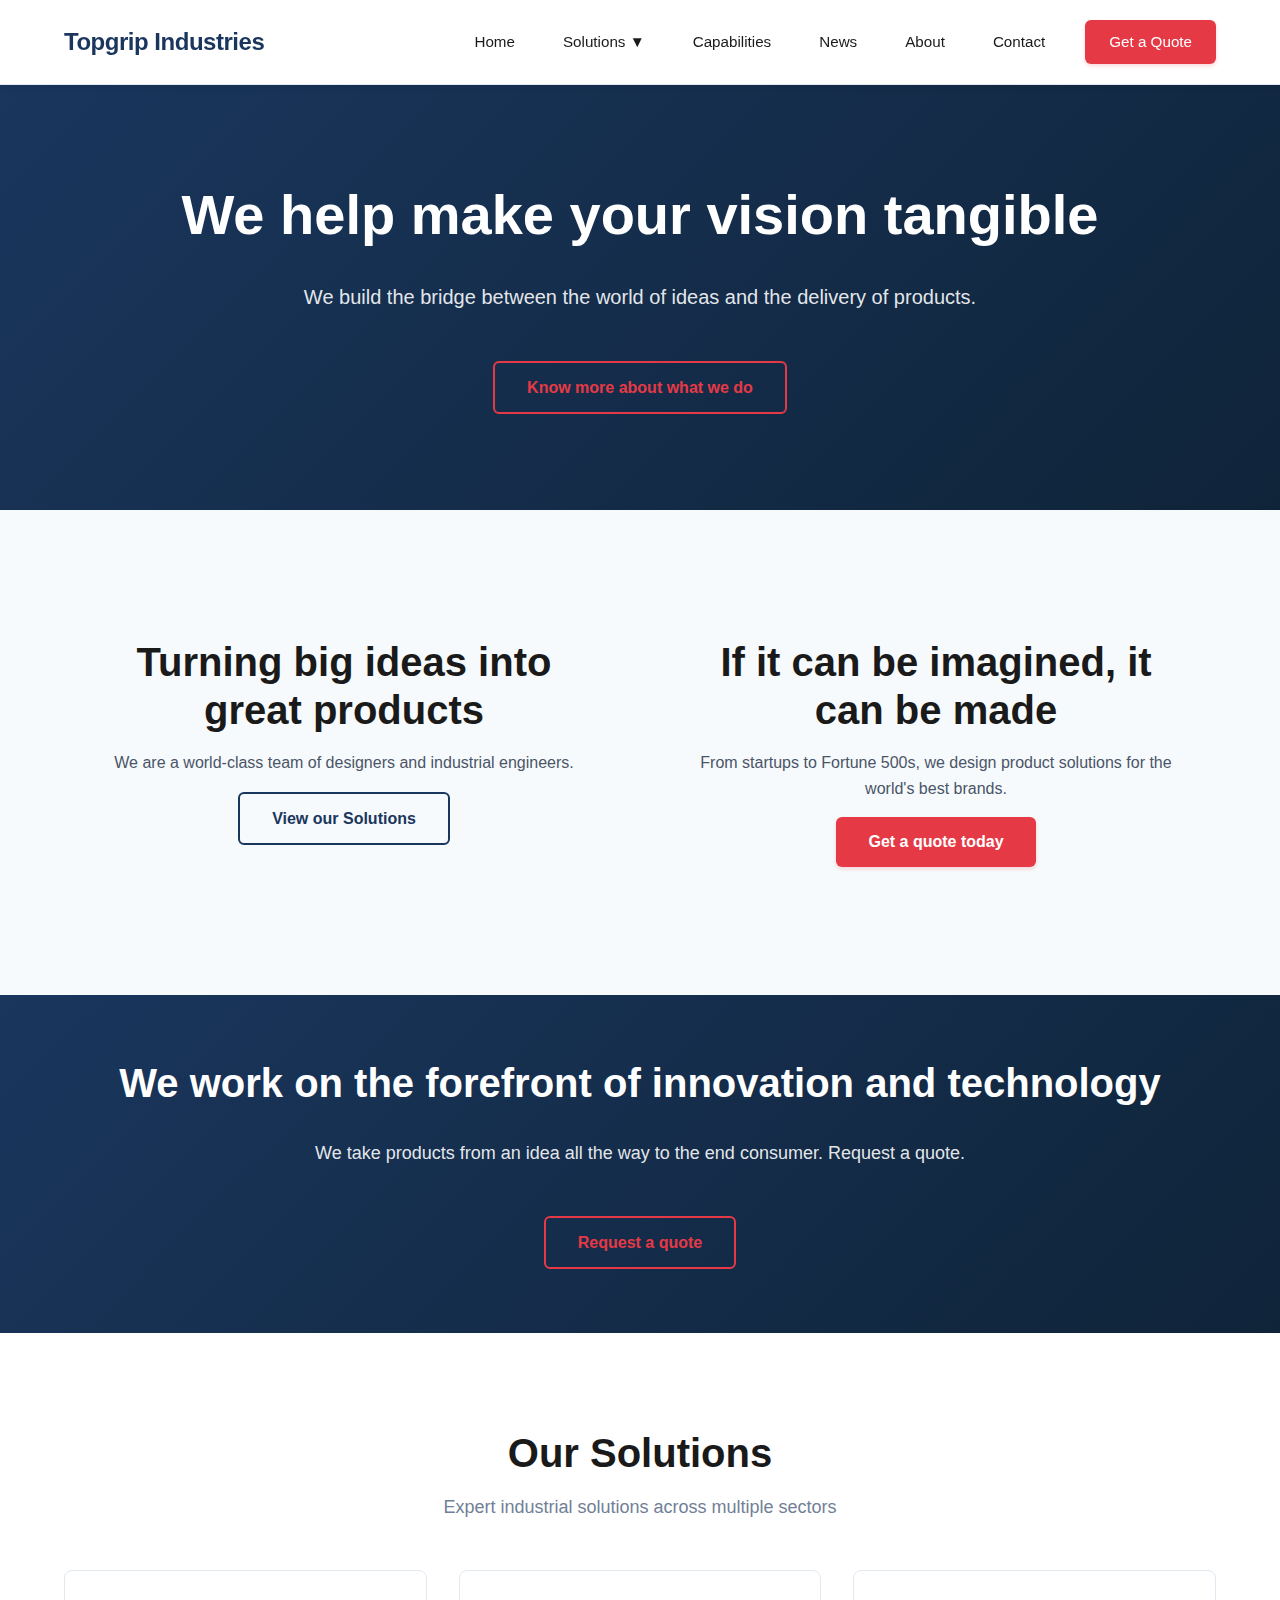
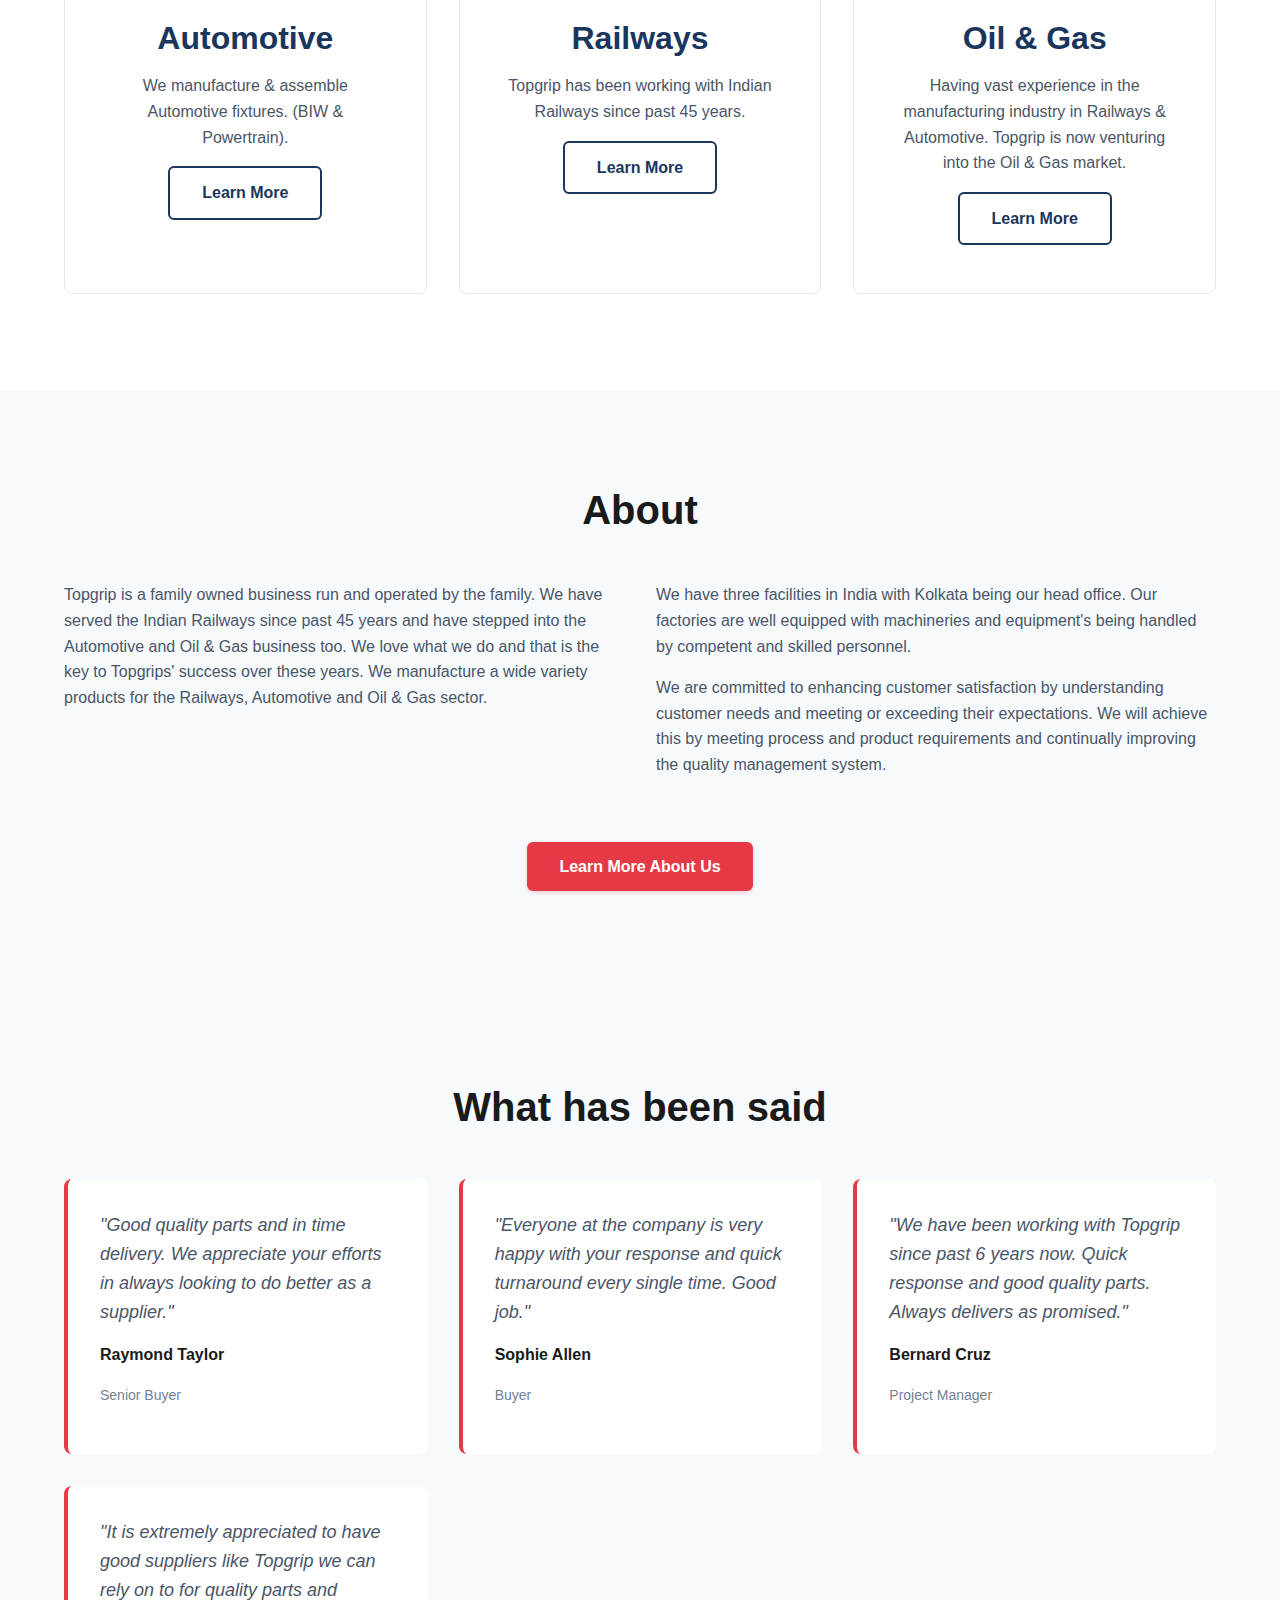
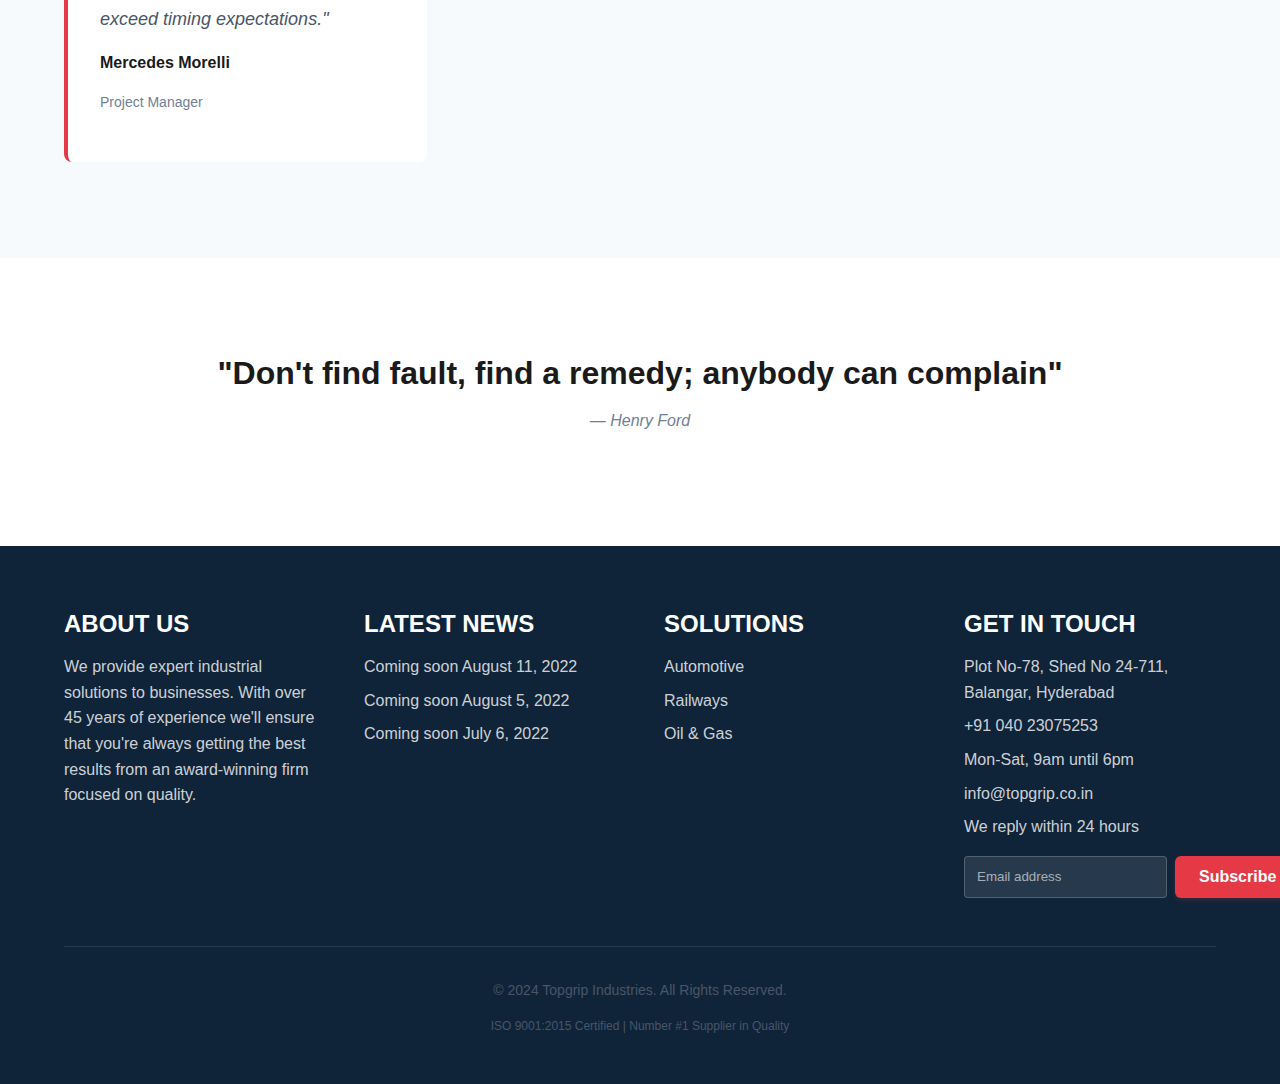
<file: index.html>
<!DOCTYPE html>
<html lang="en">
<head>
    <meta charset="UTF-8">
    <meta name="viewport" content="width=device-width, initial-scale=1.0">
    <meta name="description" content="Topgrip Industries - Leading provider of industrial solutions for Automotive, Railways, and Oil & Gas sectors. ISO 9001:2015 certified.">
    <meta name="keywords" content="Topgrip Industries, industrial solutions, automotive fixtures, railways manufacturing, oil and gas, ISO 9001:2015, manufacturing India">
    <meta name="author" content="Topgrip Industries">
    <meta name="robots" content="index, follow">
    <link rel="canonical" href="https://topgrip.co.in/">
    <title>Topgrip Industries - Industrial Solutions Provider</title>
    <link rel="stylesheet" href="assets/css/main.css">
    <link rel="stylesheet" href="assets/css/responsive.css">
    
    <!-- Structured Data for SEO -->
    <script type="application/ld+json">
    {
      "@context": "https://schema.org",
      "@type": "Organization",
      "name": "Topgrip Industries",
      "url": "https://topgrip.co.in",
      "logo": "https://topgrip.co.in/assets/images/logo/topgrip-logo.png",
      "description": "Leading provider of industrial solutions for Automotive, Railways, and Oil & Gas sectors. ISO 9001:2015 certified.",
      "address": {
        "@type": "PostalAddress",
        "streetAddress": "Plot No-78, Shed No 24-711, Balangar",
        "addressLocality": "Hyderabad",
        "addressCountry": "IN"
      },
      "contactPoint": {
        "@type": "ContactPoint",
        "telephone": "+91-040-23075253",
        "contactType": "Customer Service",
        "email": "info@topgrip.co.in",
        "areaServed": "IN",
        "availableLanguage": ["en", "hi"]
      },
      "sameAs": [
        "https://www.linkedin.com/company/topgrip"
      ],
      "aggregateRating": {
        "@type": "AggregateRating",
        "ratingValue": "5",
        "reviewCount": "4"
      }
    }
    </script>
</head>
<body>
    <!-- Header -->
    <header class="header">
        <div class="header-content">
            <a href="/" class="logo">
                <span>Topgrip Industries</span>
            </a>
            <nav class="nav">
                <button class="menu-toggle" aria-label="Toggle menu">
                    <span></span>
                    <span></span>
                    <span></span>
                </button>
                <ul class="nav-menu">
                    <li><a href="/">Home</a></li>
                    <li class="dropdown">
                        <a href="#">Solutions <span>▼</span></a>
                        <ul class="dropdown-menu">
                            <li><a href="solutions/automotive">Automotive</a></li>
                            <li><a href="solutions/railways">Railways</a></li>
                            <li><a href="solutions/oil-gas">Oil & Gas</a></li>
                        </ul>
                    </li>
                    <li><a href="capabilities">Capabilities</a></li>
                    <li><a href="news">News</a></li>
                    <li><a href="about">About</a></li>
                    <li><a href="contact">Contact</a></li>
                    <li><a href="get-quote" class="btn btn-primary">Get a Quote</a></li>
                </ul>
            </nav>
        </div>
    </header>

    <!-- Hero Section -->
    <section class="hero">
        <div class="container">
            <h1>We help make your vision tangible</h1>
            <p>We build the bridge between the world of ideas and the delivery of products.</p>
            <a href="about" class="btn btn-outline">Know more about what we do</a>
        </div>
    </section>

    <!-- Feature Section 1 -->
    <section class="feature-section">
        <div class="container">
            <div class="grid grid-2">
                <div class="feature-item">
                    <h2>Turning big ideas into great products</h2>
                    <p>We are a world-class team of designers and industrial engineers.</p>
                    <a href="solutions/automotive" class="btn btn-secondary">View our Solutions</a>
                </div>
                <div class="feature-item">
                    <h2>If it can be imagined, it can be made</h2>
                    <p>From startups to Fortune 500s, we design product solutions for the world's best brands.</p>
                    <a href="get-quote" class="btn btn-primary">Get a quote today</a>
                </div>
            </div>
        </div>
    </section>

    <!-- Main CTA Section -->
    <section class="quote-section">
        <div class="container">
            <h2>We work on the forefront of innovation and technology</h2>
            <p>We take products from an idea all the way to the end consumer. Request a quote.</p>
            <a href="get-quote" class="btn btn-outline">Request a quote</a>
        </div>
    </section>

    <!-- Services Section -->
    <section class="section">
        <div class="container">
            <div class="section-title">
                <h2>Our Solutions</h2>
                <p class="section-subtitle">Expert industrial solutions across multiple sectors</p>
            </div>
            <div class="services-grid">
                <div class="service-card">
                    <h3>Automotive</h3>
                    <p>We manufacture & assemble Automotive fixtures. (BIW & Powertrain).</p>
                    <a href="solutions/automotive" class="btn btn-secondary">Learn More</a>
                </div>
                <div class="service-card">
                    <h3>Railways</h3>
                    <p>Topgrip has been working with Indian Railways since past 45 years.</p>
                    <a href="solutions/railways" class="btn btn-secondary">Learn More</a>
                </div>
                <div class="service-card">
                    <h3>Oil & Gas</h3>
                    <p>Having vast experience in the manufacturing industry in Railways & Automotive. Topgrip is now venturing into the Oil & Gas market.</p>
                    <a href="solutions/oil-gas" class="btn btn-secondary">Learn More</a>
                </div>
            </div>
        </div>
    </section>

    <!-- About Preview Section -->
    <section class="section feature-section">
        <div class="container">
            <div class="section-title">
                <h2>About</h2>
            </div>
            <div class="grid grid-2">
                <div>
                    <p>Topgrip is a family owned business run and operated by the family. We have served the Indian Railways since past 45 years and have stepped into the Automotive and Oil & Gas business too. We love what we do and that is the key to Topgrips' success over these years. We manufacture a wide variety products for the Railways, Automotive and Oil & Gas sector.</p>
                </div>
                <div>
                    <p>We have three facilities in India with Kolkata being our head office. Our factories are well equipped with machineries and equipment's being handled by competent and skilled personnel.</p>
                    <p>We are committed to enhancing customer satisfaction by understanding customer needs and meeting or exceeding their expectations. We will achieve this by meeting process and product requirements and continually improving the quality management system.</p>
                </div>
            </div>
            <div class="text-center mt-4">
                <a href="about" class="btn btn-primary">Learn More About Us</a>
            </div>
        </div>
    </section>

    <!-- Testimonials Section -->
    <section class="section testimonials">
        <div class="container">
            <div class="section-title">
                <h2>What has been said</h2>
            </div>
            <div class="testimonial-grid">
                <div class="testimonial-card">
                    <p class="testimonial-text">"Good quality parts and in time delivery. We appreciate your efforts in always looking to do better as a supplier."</p>
                    <p class="testimonial-author">Raymond Taylor</p>
                    <p class="testimonial-role">Senior Buyer</p>
                </div>
                <div class="testimonial-card">
                    <p class="testimonial-text">"Everyone at the company is very happy with your response and quick turnaround every single time. Good job."</p>
                    <p class="testimonial-author">Sophie Allen</p>
                    <p class="testimonial-role">Buyer</p>
                </div>
                <div class="testimonial-card">
                    <p class="testimonial-text">"We have been working with Topgrip since past 6 years now. Quick response and good quality parts. Always delivers as promised."</p>
                    <p class="testimonial-author">Bernard Cruz</p>
                    <p class="testimonial-role">Project Manager</p>
                </div>
                <div class="testimonial-card">
                    <p class="testimonial-text">"It is extremely appreciated to have good suppliers like Topgrip we can rely on to for quality parts and exceed timing expectations."</p>
                    <p class="testimonial-author">Mercedes Morelli</p>
                    <p class="testimonial-role">Project Manager</p>
                </div>
            </div>
        </div>
    </section>

    <!-- Quote Section -->
    <section class="section">
        <div class="container text-center">
            <h3>"Don't find fault, find a remedy; anybody can complain"</h3>
            <p style="color: var(--text-light); font-style: italic;">— Henry Ford</p>
        </div>
    </section>

    <!-- Footer -->
    <footer class="footer">
        <div class="container">
            <div class="footer-content">
                <div class="footer-section">
                    <h4>ABOUT US</h4>
                    <p>We provide expert industrial solutions to businesses. With over 45 years of experience we'll ensure that you're always getting the best results from an award-winning firm focused on quality.</p>
                </div>
                <div class="footer-section">
                    <h4>LATEST NEWS</h4>
                    <ul style="list-style: none; padding: 0;">
                        <li><a href="news">Coming soon August 11, 2022</a></li>
                        <li><a href="news">Coming soon August 5, 2022</a></li>
                        <li><a href="news">Coming soon July 6, 2022</a></li>
                    </ul>
                </div>
                <div class="footer-section">
                    <h4>SOLUTIONS</h4>
                    <ul style="list-style: none; padding: 0;">
                        <li><a href="solutions/automotive">Automotive</a></li>
                        <li><a href="solutions/railways">Railways</a></li>
                        <li><a href="solutions/oil-gas">Oil & Gas</a></li>
                    </ul>
                </div>
                <div class="footer-section">
                    <h4>GET IN TOUCH</h4>
                    <p>Plot No-78, Shed No 24-711, Balangar, Hyderabad</p>
                    <p><a href="tel:+9104023075253">+91 040 23075253</a></p>
                    <p>Mon-Sat, 9am until 6pm</p>
                    <p><a href="mailto:info@topgrip.co.in">info@topgrip.co.in</a></p>
                    <p>We reply within 24 hours</p>
                    <div class="newsletter-form" id="newsletter-form">
                        <input type="email" placeholder="Email address" required>
                        <button type="submit" class="btn btn-primary">Subscribe</button>
                    </div>
                </div>
            </div>
            <div class="footer-bottom">
                <p>&copy; 2024 Topgrip Industries. All Rights Reserved.</p>
                <p style="margin-top: 0.5rem; font-size: 0.75rem;">ISO 9001:2015 Certified | Number #1 Supplier in Quality</p>
            </div>
        </div>
    </footer>

    <script src="assets/js/main.js"></script>
    <script src="assets/js/forms.js"></script>
</body>
</html>
</file>
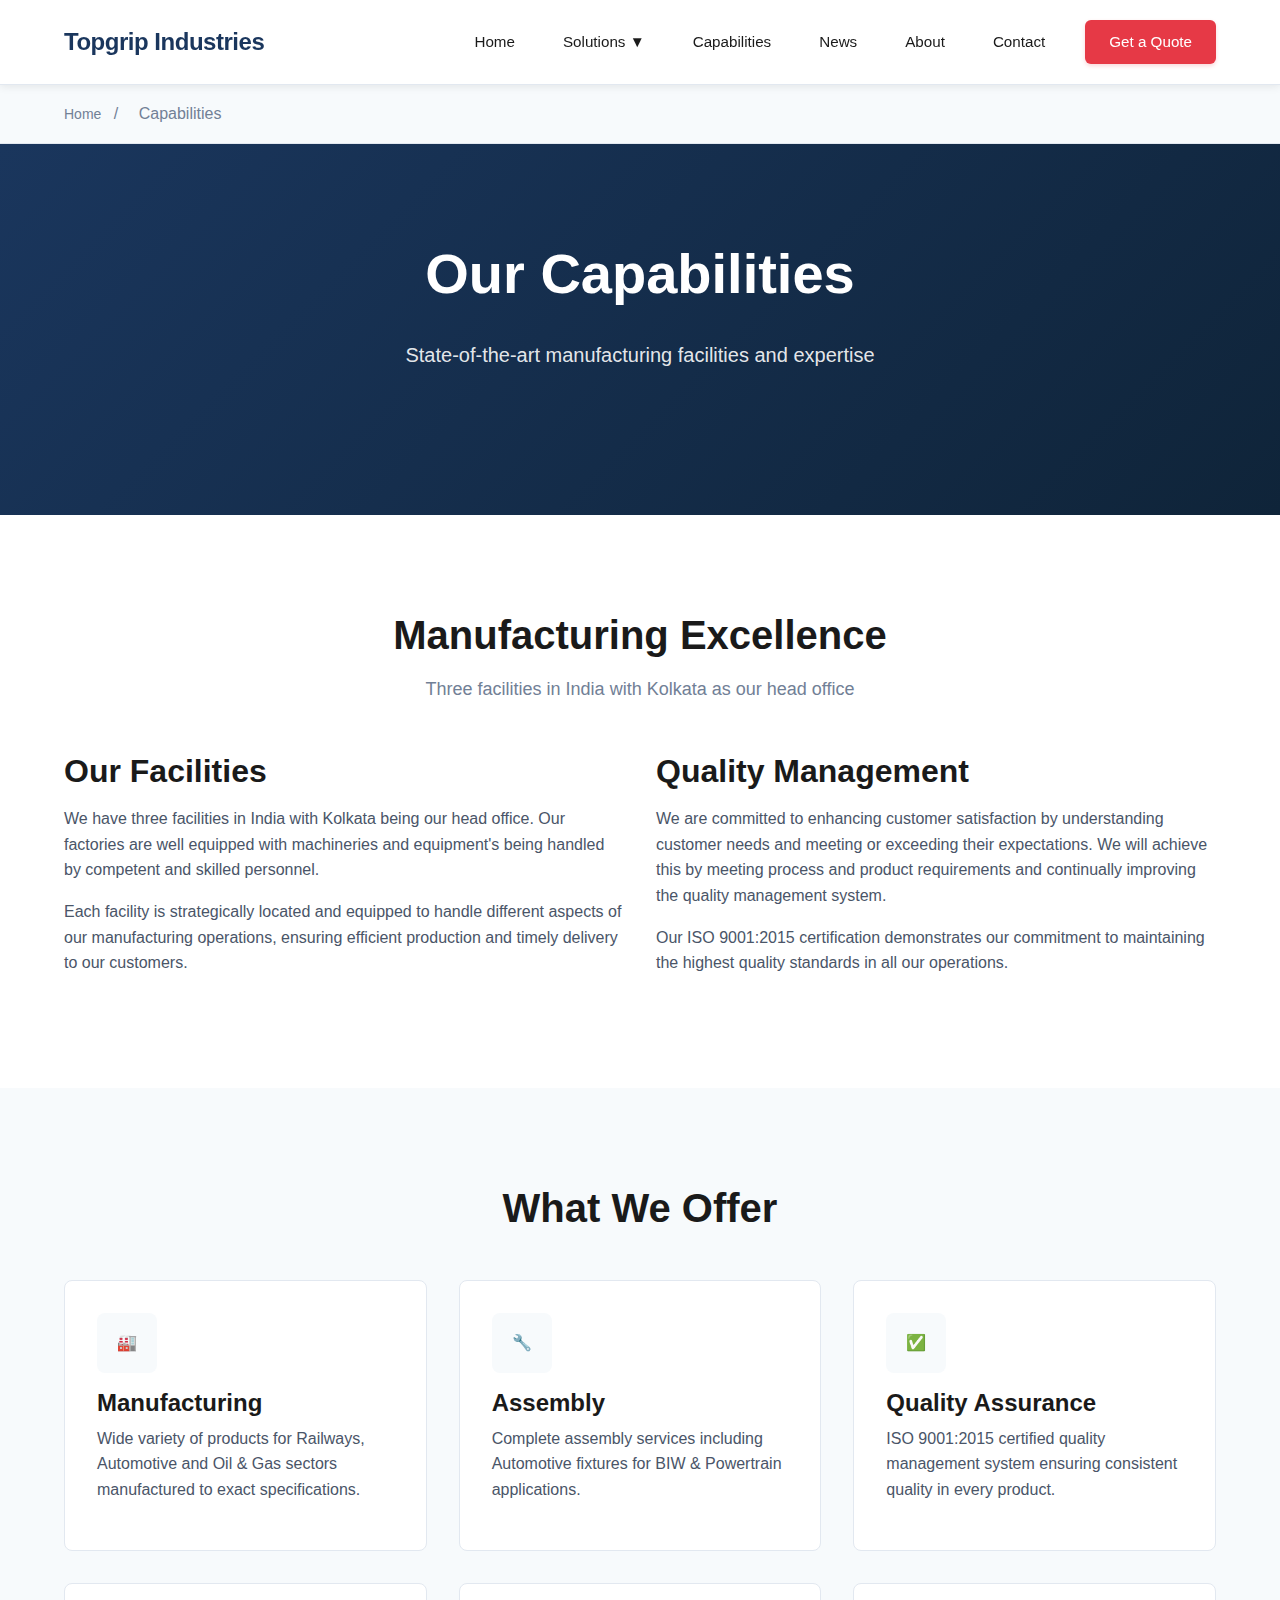
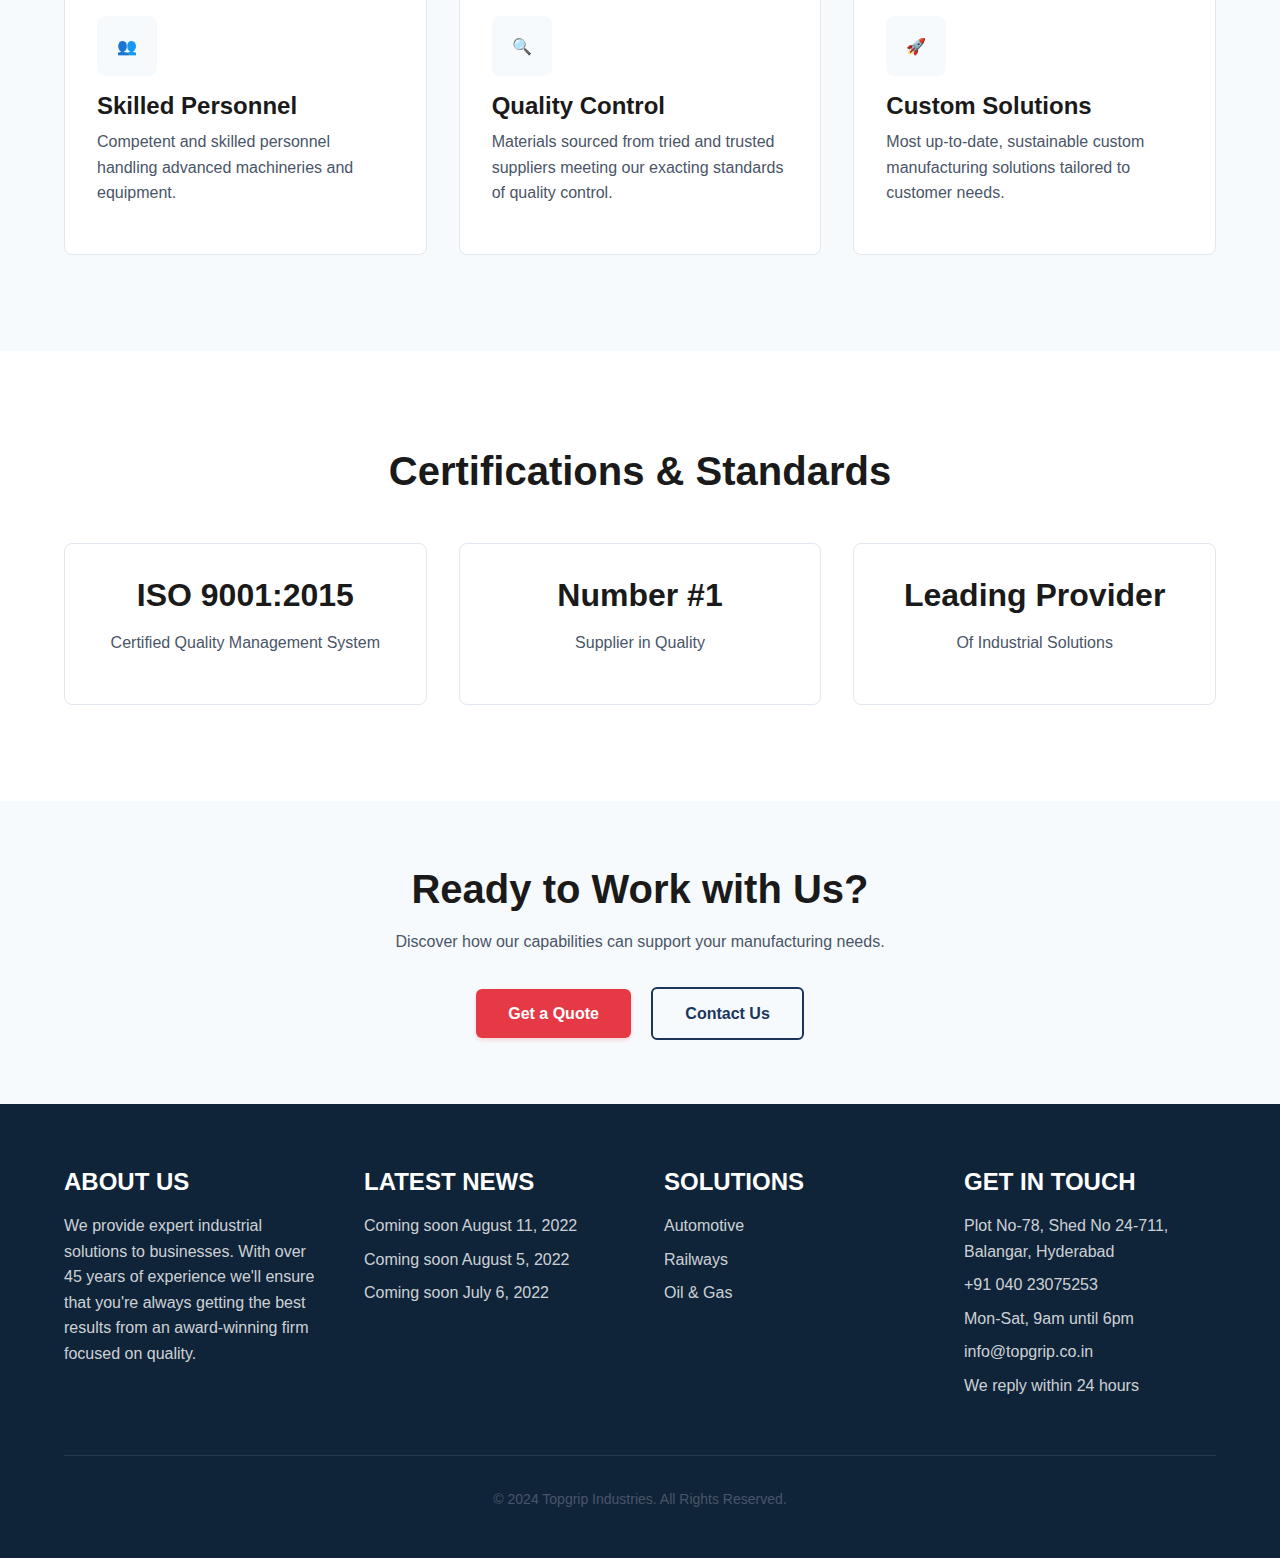
<file: capabilities.html>
<!DOCTYPE html>
<html lang="en">
<head>
    <meta charset="UTF-8">
    <meta name="viewport" content="width=device-width, initial-scale=1.0">
    <meta name="description" content="Topgrip Industries - Manufacturing capabilities, equipment, and quality certifications. ISO 9001:2015 certified.">
    <meta name="keywords" content="Topgrip Industries, manufacturing capabilities, ISO 9001:2015, quality management, industrial manufacturing">
    <meta name="robots" content="index, follow">
    <link rel="canonical" href="https://topgrip.co.in/capabilities">
    <title>Capabilities - Topgrip Industries</title>
    <link rel="stylesheet" href="assets/css/main.css">
    <link rel="stylesheet" href="assets/css/responsive.css">
</head>
<body>
    <!-- Header -->
    <header class="header">
        <div class="header-content">
            <a href="/" class="logo">
                <span>Topgrip Industries</span>
            </a>
            <nav class="nav">
                <button class="menu-toggle" aria-label="Toggle menu">
                    <span></span>
                    <span></span>
                    <span></span>
                </button>
                <ul class="nav-menu">
                    <li><a href="/">Home</a></li>
                    <li class="dropdown">
                        <a href="#">Solutions <span>▼</span></a>
                        <ul class="dropdown-menu">
                            <li><a href="solutions/automotive">Automotive</a></li>
                            <li><a href="solutions/railways">Railways</a></li>
                            <li><a href="solutions/oil-gas">Oil & Gas</a></li>
                        </ul>
                    </li>
                    <li><a href="capabilities">Capabilities</a></li>
                    <li><a href="news">News</a></li>
                    <li><a href="about">About</a></li>
                    <li><a href="contact">Contact</a></li>
                    <li><a href="get-quote" class="btn btn-primary">Get a Quote</a></li>
                </ul>
            </nav>
        </div>
    </header>

    <!-- Breadcrumbs -->
    <div class="breadcrumbs">
        <div class="container">
            <a href="/">Home</a>
            <span>/</span>
            <span>Capabilities</span>
        </div>
    </div>

    <!-- Hero Section -->
    <section class="hero">
        <div class="container">
            <h1>Our Capabilities</h1>
            <p>State-of-the-art manufacturing facilities and expertise</p>
        </div>
    </section>

    <!-- Main Content -->
    <section class="section">
        <div class="container">
            <div class="section-title">
                <h2>Manufacturing Excellence</h2>
                <p class="section-subtitle">Three facilities in India with Kolkata as our head office</p>
            </div>
            <div class="grid grid-2">
                <div>
                    <h3>Our Facilities</h3>
                    <p>We have three facilities in India with Kolkata being our head office. Our factories are well equipped with machineries and equipment's being handled by competent and skilled personnel.</p>
                    <p>Each facility is strategically located and equipped to handle different aspects of our manufacturing operations, ensuring efficient production and timely delivery to our customers.</p>
                </div>
                <div>
                    <h3>Quality Management</h3>
                    <p>We are committed to enhancing customer satisfaction by understanding customer needs and meeting or exceeding their expectations. We will achieve this by meeting process and product requirements and continually improving the quality management system.</p>
                    <p>Our ISO 9001:2015 certification demonstrates our commitment to maintaining the highest quality standards in all our operations.</p>
                </div>
            </div>
        </div>
    </section>

    <!-- Capabilities Grid -->
    <section class="section feature-section">
        <div class="container">
            <div class="section-title">
                <h2>What We Offer</h2>
            </div>
            <div class="grid grid-3">
                <div class="card">
                    <div class="card-icon">🏭</div>
                    <h4 class="card-title">Manufacturing</h4>
                    <p class="card-text">Wide variety of products for Railways, Automotive and Oil & Gas sectors manufactured to exact specifications.</p>
                </div>
                <div class="card">
                    <div class="card-icon">🔧</div>
                    <h4 class="card-title">Assembly</h4>
                    <p class="card-text">Complete assembly services including Automotive fixtures for BIW & Powertrain applications.</p>
                </div>
                <div class="card">
                    <div class="card-icon">✅</div>
                    <h4 class="card-title">Quality Assurance</h4>
                    <p class="card-text">ISO 9001:2015 certified quality management system ensuring consistent quality in every product.</p>
                </div>
                <div class="card">
                    <div class="card-icon">👥</div>
                    <h4 class="card-title">Skilled Personnel</h4>
                    <p class="card-text">Competent and skilled personnel handling advanced machineries and equipment.</p>
                </div>
                <div class="card">
                    <div class="card-icon">🔍</div>
                    <h4 class="card-title">Quality Control</h4>
                    <p class="card-text">Materials sourced from tried and trusted suppliers meeting our exacting standards of quality control.</p>
                </div>
                <div class="card">
                    <div class="card-icon">🚀</div>
                    <h4 class="card-title">Custom Solutions</h4>
                    <p class="card-text">Most up-to-date, sustainable custom manufacturing solutions tailored to customer needs.</p>
                </div>
            </div>
        </div>
    </section>

    <!-- Certifications Section -->
    <section class="section">
        <div class="container">
            <div class="section-title">
                <h2>Certifications & Standards</h2>
            </div>
            <div class="grid grid-3">
                <div class="card text-center">
                    <h3>ISO 9001:2015</h3>
                    <p>Certified Quality Management System</p>
                </div>
                <div class="card text-center">
                    <h3>Number #1</h3>
                    <p>Supplier in Quality</p>
                </div>
                <div class="card text-center">
                    <h3>Leading Provider</h3>
                    <p>Of Industrial Solutions</p>
                </div>
            </div>
        </div>
    </section>

    <!-- CTA Section -->
    <section class="cta-section">
        <div class="container">
            <h2>Ready to Work with Us?</h2>
            <p>Discover how our capabilities can support your manufacturing needs.</p>
            <div style="margin-top: var(--spacing-md);">
                <a href="get-quote" class="btn btn-primary">Get a Quote</a>
                <a href="contact" class="btn btn-secondary" style="margin-left: 1rem;">Contact Us</a>
            </div>
        </div>
    </section>

    <!-- Footer -->
    <footer class="footer">
        <div class="container">
            <div class="footer-content">
                <div class="footer-section">
                    <h4>ABOUT US</h4>
                    <p>We provide expert industrial solutions to businesses. With over 45 years of experience we'll ensure that you're always getting the best results from an award-winning firm focused on quality.</p>
                </div>
                <div class="footer-section">
                    <h4>LATEST NEWS</h4>
                    <ul style="list-style: none; padding: 0;">
                        <li><a href="news">Coming soon August 11, 2022</a></li>
                        <li><a href="news">Coming soon August 5, 2022</a></li>
                        <li><a href="news">Coming soon July 6, 2022</a></li>
                    </ul>
                </div>
                <div class="footer-section">
                    <h4>SOLUTIONS</h4>
                    <ul style="list-style: none; padding: 0;">
                        <li><a href="solutions/automotive">Automotive</a></li>
                        <li><a href="solutions/railways">Railways</a></li>
                        <li><a href="solutions/oil-gas">Oil & Gas</a></li>
                    </ul>
                </div>
                <div class="footer-section">
                    <h4>GET IN TOUCH</h4>
                    <p>Plot No-78, Shed No 24-711, Balangar, Hyderabad</p>
                    <p><a href="tel:+9104023075253">+91 040 23075253</a></p>
                    <p>Mon-Sat, 9am until 6pm</p>
                    <p><a href="mailto:info@topgrip.co.in">info@topgrip.co.in</a></p>
                    <p>We reply within 24 hours</p>
                </div>
            </div>
            <div class="footer-bottom">
                <p>&copy; 2024 Topgrip Industries. All Rights Reserved.</p>
            </div>
        </div>
    </footer>

    <script src="assets/js/main.js"></script>
</body>
</html>
</file>
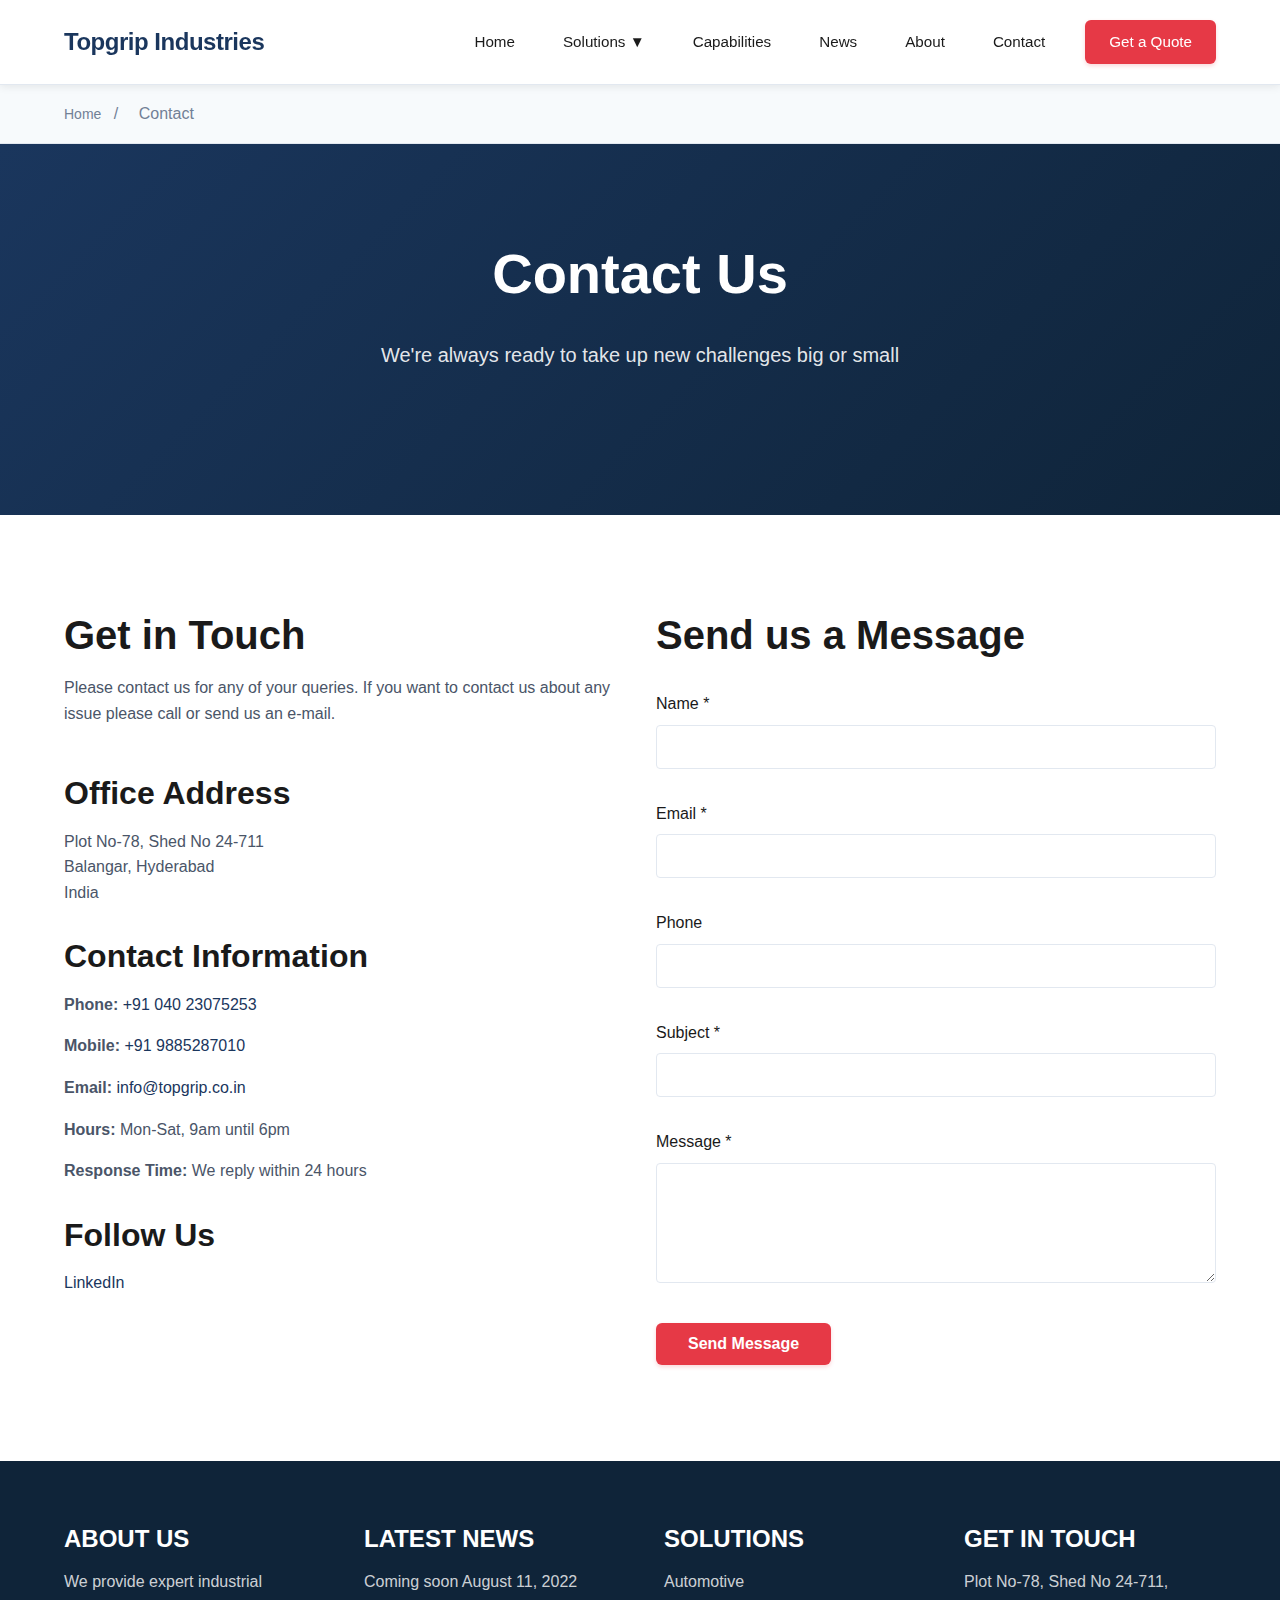
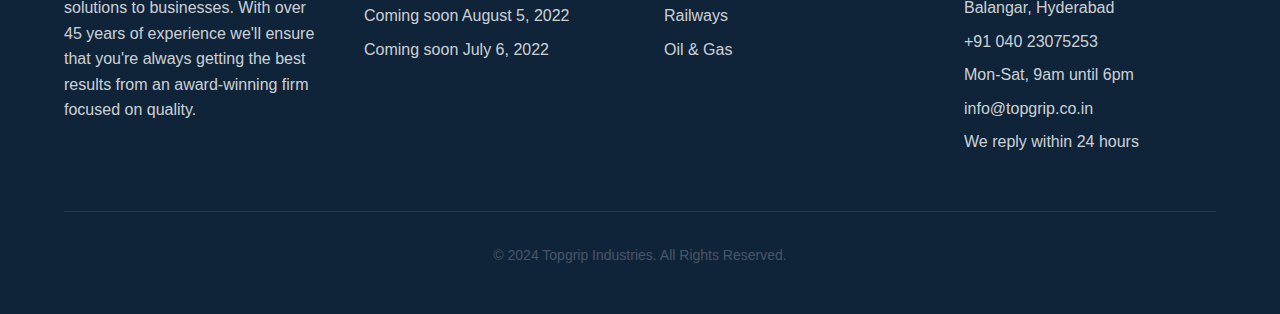
<file: contact.html>
<!DOCTYPE html>
<html lang="en">
<head>
    <meta charset="UTF-8">
    <meta name="viewport" content="width=device-width, initial-scale=1.0">
    <meta name="description" content="Contact Topgrip Industries - Get in touch for industrial solutions. Located in Hyderabad, India.">
    <meta name="keywords" content="Topgrip Industries, contact, Hyderabad, manufacturing contact, industrial solutions contact">
    <meta name="robots" content="index, follow">
    <link rel="canonical" href="https://topgrip.co.in/contact">
    <title>Contact Us - Topgrip Industries</title>
    <link rel="stylesheet" href="assets/css/main.css">
    <link rel="stylesheet" href="assets/css/responsive.css">
    
    <!-- Structured Data for SEO -->
    <script type="application/ld+json">
    {
      "@context": "https://schema.org",
      "@type": "ContactPage",
      "name": "Contact Topgrip Industries",
      "description": "Contact Topgrip Industries for industrial solutions. Located in Hyderabad, India.",
      "mainEntity": {
        "@type": "Organization",
        "name": "Topgrip Industries",
        "address": {
          "@type": "PostalAddress",
          "streetAddress": "Plot No-78, Shed No 24-711, Balangar",
          "addressLocality": "Hyderabad",
          "addressCountry": "IN"
        },
        "telephone": "+91-040-23075253",
        "email": "info@topgrip.co.in"
      }
    }
    </script>
</head>
<body>
    <!-- Header -->
    <header class="header">
        <div class="header-content">
            <a href="/" class="logo">
                <span>Topgrip Industries</span>
            </a>
            <nav class="nav">
                <button class="menu-toggle" aria-label="Toggle menu">
                    <span></span>
                    <span></span>
                    <span></span>
                </button>
                <ul class="nav-menu">
                    <li><a href="/">Home</a></li>
                    <li class="dropdown">
                        <a href="#">Solutions <span>▼</span></a>
                        <ul class="dropdown-menu">
                            <li><a href="solutions/automotive">Automotive</a></li>
                            <li><a href="solutions/railways">Railways</a></li>
                            <li><a href="solutions/oil-gas">Oil & Gas</a></li>
                        </ul>
                    </li>
                    <li><a href="capabilities">Capabilities</a></li>
                    <li><a href="news">News</a></li>
                    <li><a href="about">About</a></li>
                    <li><a href="contact">Contact</a></li>
                    <li><a href="get-quote" class="btn btn-primary">Get a Quote</a></li>
                </ul>
            </nav>
        </div>
    </header>

    <!-- Breadcrumbs -->
    <div class="breadcrumbs">
        <div class="container">
            <a href="/">Home</a>
            <span>/</span>
            <span>Contact</span>
        </div>
    </div>

    <!-- Hero Section -->
    <section class="hero">
        <div class="container">
            <h1>Contact Us</h1>
            <p>We're always ready to take up new challenges big or small</p>
        </div>
    </section>

    <!-- Contact Section -->
    <section class="section">
        <div class="container">
            <div class="grid grid-2">
                <div>
                    <h2>Get in Touch</h2>
                    <p>Please contact us for any of your queries. If you want to contact us about any issue please call or send us an e-mail.</p>
                    
                    <div style="margin-top: var(--spacing-lg);">
                        <h3>Office Address</h3>
                        <p>Plot No-78, Shed No 24-711<br>
                        Balangar, Hyderabad<br>
                        India</p>
                    </div>

                    <div style="margin-top: var(--spacing-md);">
                        <h3>Contact Information</h3>
                        <p><strong>Phone:</strong> <a href="tel:+9104023075253">+91 040 23075253</a></p>
                        <p><strong>Mobile:</strong> <a href="tel:+919885287010">+91 9885287010</a></p>
                        <p><strong>Email:</strong> <a href="mailto:info@topgrip.co.in">info@topgrip.co.in</a></p>
                        <p><strong>Hours:</strong> Mon-Sat, 9am until 6pm</p>
                        <p><strong>Response Time:</strong> We reply within 24 hours</p>
                    </div>

                    <div style="margin-top: var(--spacing-md);">
                        <h3>Follow Us</h3>
                        <p><a href="https://www.linkedin.com/company/topgrip" target="_blank" rel="noopener noreferrer">LinkedIn</a></p>
                    </div>
                </div>

                <div>
                    <h2>Send us a Message</h2>
                    <form id="contact-form" style="margin-top: var(--spacing-md);">
                        <div class="form-group">
                            <label for="name" class="form-label">Name *</label>
                            <input type="text" id="name" name="name" class="form-input" required>
                        </div>
                        <div class="form-group">
                            <label for="email" class="form-label">Email *</label>
                            <input type="email" id="email" name="email" class="form-input" required>
                        </div>
                        <div class="form-group">
                            <label for="phone" class="form-label">Phone</label>
                            <input type="tel" id="phone" name="phone" class="form-input">
                        </div>
                        <div class="form-group">
                            <label for="subject" class="form-label">Subject *</label>
                            <input type="text" id="subject" name="subject" class="form-input" required>
                        </div>
                        <div class="form-group">
                            <label for="message" class="form-label">Message *</label>
                            <textarea id="message" name="message" class="form-textarea" required></textarea>
                        </div>
                        <button type="submit" class="btn btn-primary">Send Message</button>
                    </form>
                </div>
            </div>
        </div>
    </section>

    <!-- Footer -->
    <footer class="footer">
        <div class="container">
            <div class="footer-content">
                <div class="footer-section">
                    <h4>ABOUT US</h4>
                    <p>We provide expert industrial solutions to businesses. With over 45 years of experience we'll ensure that you're always getting the best results from an award-winning firm focused on quality.</p>
                </div>
                <div class="footer-section">
                    <h4>LATEST NEWS</h4>
                    <ul style="list-style: none; padding: 0;">
                        <li><a href="news">Coming soon August 11, 2022</a></li>
                        <li><a href="news">Coming soon August 5, 2022</a></li>
                        <li><a href="news">Coming soon July 6, 2022</a></li>
                    </ul>
                </div>
                <div class="footer-section">
                    <h4>SOLUTIONS</h4>
                    <ul style="list-style: none; padding: 0;">
                        <li><a href="solutions/automotive">Automotive</a></li>
                        <li><a href="solutions/railways">Railways</a></li>
                        <li><a href="solutions/oil-gas">Oil & Gas</a></li>
                    </ul>
                </div>
                <div class="footer-section">
                    <h4>GET IN TOUCH</h4>
                    <p>Plot No-78, Shed No 24-711, Balangar, Hyderabad</p>
                    <p><a href="tel:+9104023075253">+91 040 23075253</a></p>
                    <p>Mon-Sat, 9am until 6pm</p>
                    <p><a href="mailto:info@topgrip.co.in">info@topgrip.co.in</a></p>
                    <p>We reply within 24 hours</p>
                </div>
            </div>
            <div class="footer-bottom">
                <p>&copy; 2024 Topgrip Industries. All Rights Reserved.</p>
            </div>
        </div>
    </footer>

    <script src="assets/js/main.js"></script>
    <script src="assets/js/forms.js"></script>
</body>
</html>
</file>
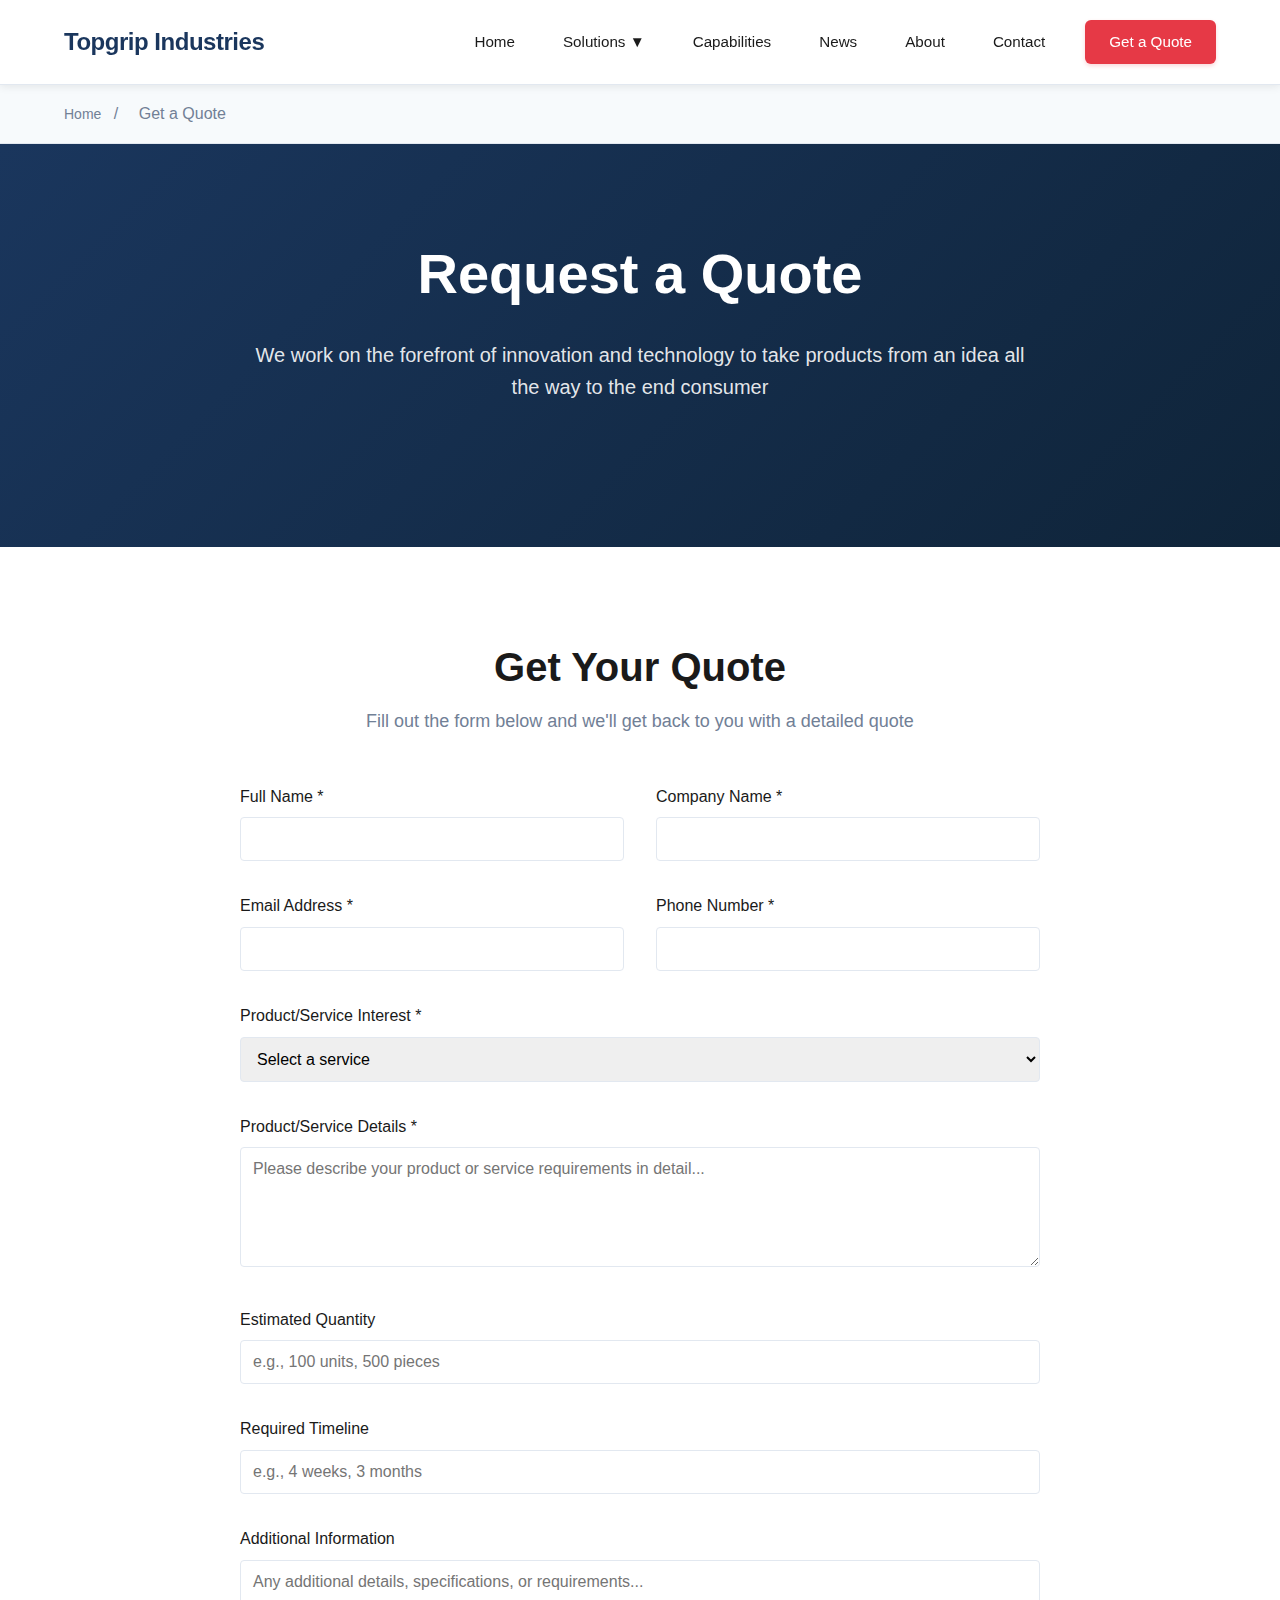
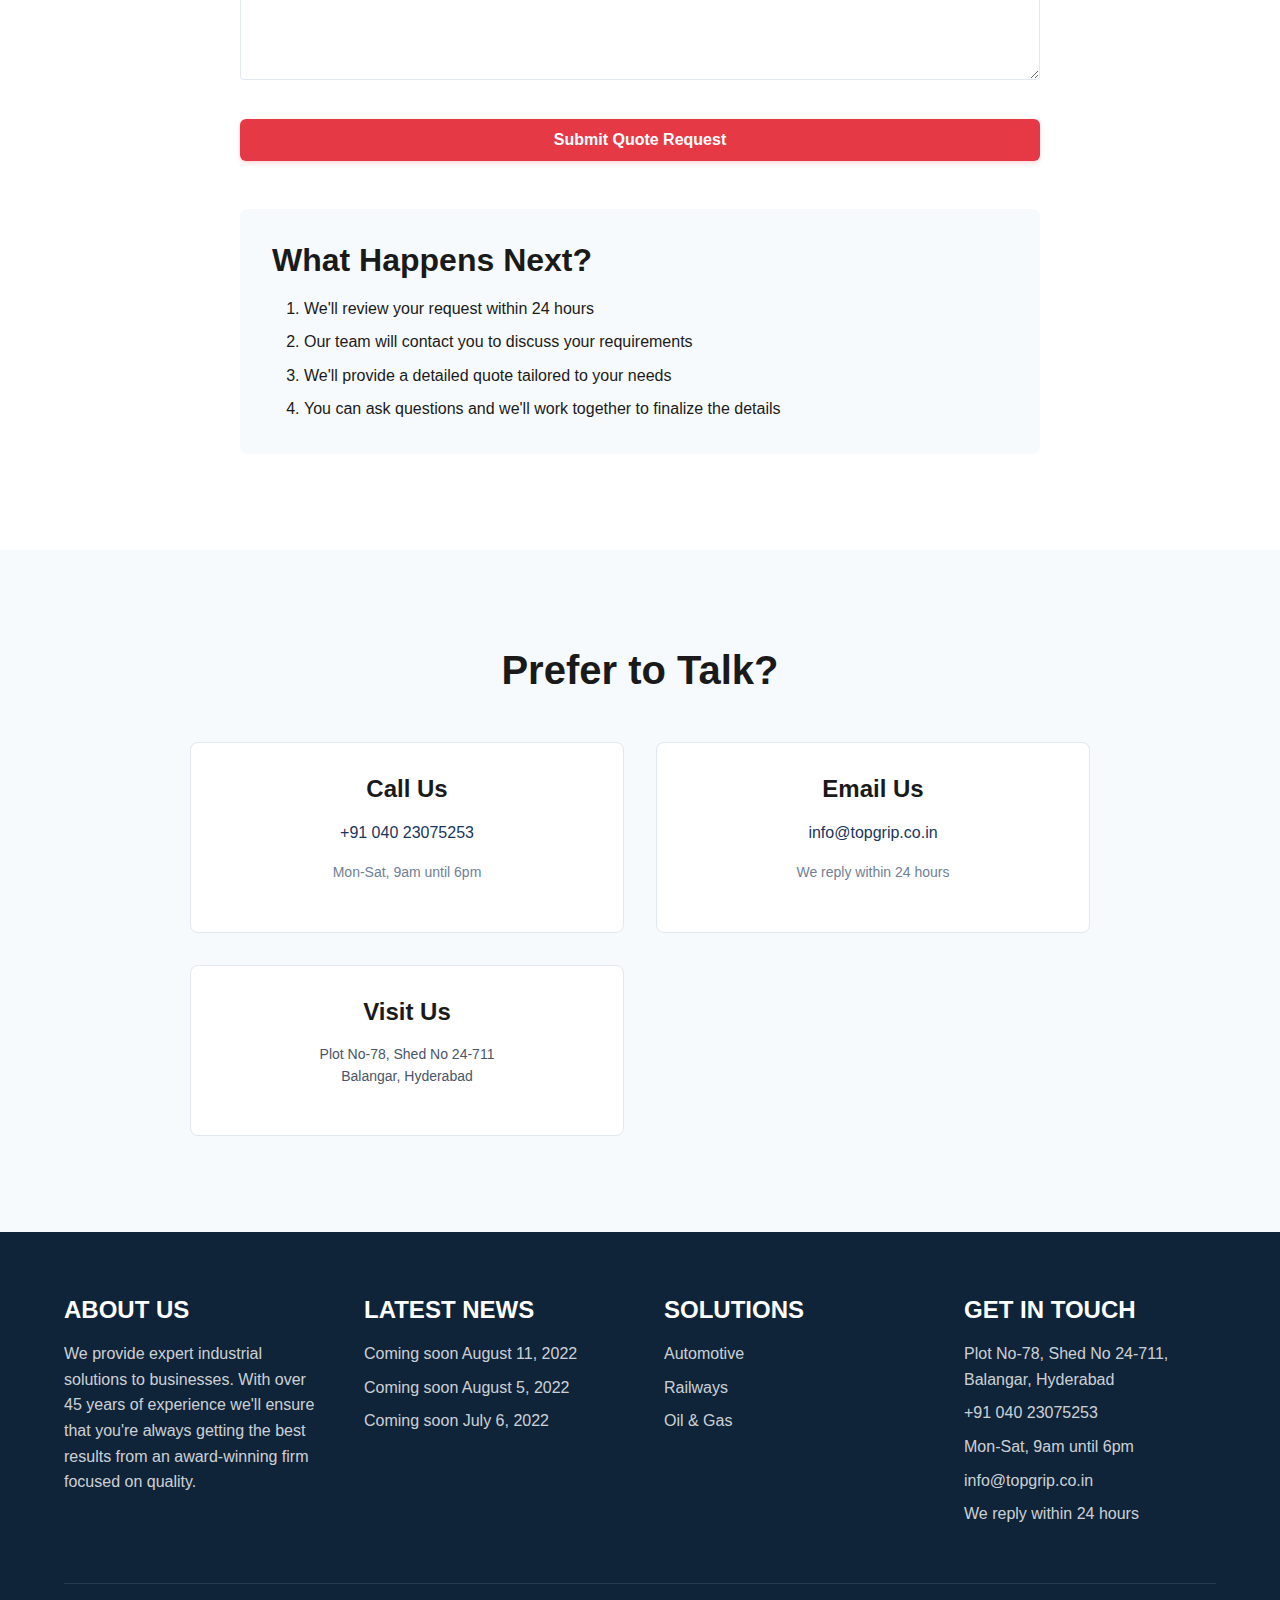
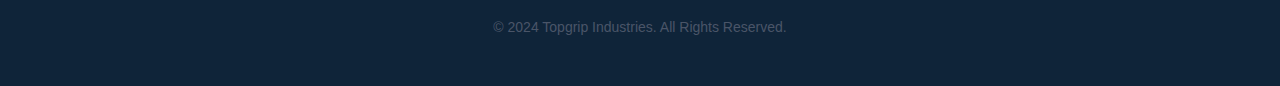
<file: get-quote.html>
<!DOCTYPE html>
<html lang="en">
<head>
    <meta charset="UTF-8">
    <meta name="viewport" content="width=device-width, initial-scale=1.0">
    <meta name="description" content="Request a quote from Topgrip Industries for your industrial manufacturing needs.">
    <meta name="keywords" content="Topgrip Industries, quote, request quote, manufacturing quote, industrial solutions quote">
    <meta name="robots" content="index, follow">
    <link rel="canonical" href="https://topgrip.co.in/get-quote">
    <title>Get a Quote - Topgrip Industries</title>
    <link rel="stylesheet" href="assets/css/main.css">
    <link rel="stylesheet" href="assets/css/responsive.css">
</head>
<body>
    <!-- Header -->
    <header class="header">
        <div class="header-content">
            <a href="/" class="logo">
                <span>Topgrip Industries</span>
            </a>
            <nav class="nav">
                <button class="menu-toggle" aria-label="Toggle menu">
                    <span></span>
                    <span></span>
                    <span></span>
                </button>
                <ul class="nav-menu">
                    <li><a href="/">Home</a></li>
                    <li class="dropdown">
                        <a href="#">Solutions <span>▼</span></a>
                        <ul class="dropdown-menu">
                            <li><a href="solutions/automotive">Automotive</a></li>
                            <li><a href="solutions/railways">Railways</a></li>
                            <li><a href="solutions/oil-gas">Oil & Gas</a></li>
                        </ul>
                    </li>
                    <li><a href="capabilities">Capabilities</a></li>
                    <li><a href="news">News</a></li>
                    <li><a href="about">About</a></li>
                    <li><a href="contact">Contact</a></li>
                    <li><a href="get-quote" class="btn btn-primary">Get a Quote</a></li>
                </ul>
            </nav>
        </div>
    </header>

    <!-- Breadcrumbs -->
    <div class="breadcrumbs">
        <div class="container">
            <a href="/">Home</a>
            <span>/</span>
            <span>Get a Quote</span>
        </div>
    </div>

    <!-- Hero Section -->
    <section class="hero">
        <div class="container">
            <h1>Request a Quote</h1>
            <p>We work on the forefront of innovation and technology to take products from an idea all the way to the end consumer</p>
        </div>
    </section>

    <!-- Quote Form Section -->
    <section class="section">
        <div class="container">
            <div style="max-width: 800px; margin: 0 auto;">
                <div class="section-title">
                    <h2>Get Your Quote</h2>
                    <p class="section-subtitle">Fill out the form below and we'll get back to you with a detailed quote</p>
                </div>
                
                <form id="quote-form" style="margin-top: var(--spacing-lg);">
                    <div class="grid grid-2">
                        <div class="form-group">
                            <label for="quote-name" class="form-label">Full Name *</label>
                            <input type="text" id="quote-name" name="name" class="form-input" required>
                        </div>
                        <div class="form-group">
                            <label for="quote-company" class="form-label">Company Name *</label>
                            <input type="text" id="quote-company" name="company" class="form-input" required>
                        </div>
                    </div>
                    
                    <div class="grid grid-2">
                        <div class="form-group">
                            <label for="quote-email" class="form-label">Email Address *</label>
                            <input type="email" id="quote-email" name="email" class="form-input" required>
                        </div>
                        <div class="form-group">
                            <label for="quote-phone" class="form-label">Phone Number *</label>
                            <input type="tel" id="quote-phone" name="phone" class="form-input" required>
                        </div>
                    </div>

                    <div class="form-group">
                        <label for="quote-service" class="form-label">Product/Service Interest *</label>
                        <select id="quote-service" name="service" class="form-select" required>
                            <option value="">Select a service</option>
                            <option value="automotive">Automotive (BIW & Powertrain)</option>
                            <option value="railways">Railways</option>
                            <option value="oil-gas">Oil & Gas</option>
                            <option value="other">Other</option>
                        </select>
                    </div>

                    <div class="form-group">
                        <label for="quote-product" class="form-label">Product/Service Details *</label>
                        <textarea id="quote-product" name="product" class="form-textarea" placeholder="Please describe your product or service requirements in detail..." required></textarea>
                    </div>

                    <div class="form-group">
                        <label for="quote-quantity" class="form-label">Estimated Quantity</label>
                        <input type="text" id="quote-quantity" name="quantity" class="form-input" placeholder="e.g., 100 units, 500 pieces">
                    </div>

                    <div class="form-group">
                        <label for="quote-timeline" class="form-label">Required Timeline</label>
                        <input type="text" id="quote-timeline" name="timeline" class="form-input" placeholder="e.g., 4 weeks, 3 months">
                    </div>

                    <div class="form-group">
                        <label for="quote-message" class="form-label">Additional Information</label>
                        <textarea id="quote-message" name="message" class="form-textarea" placeholder="Any additional details, specifications, or requirements..."></textarea>
                    </div>

                    <div style="margin-top: var(--spacing-md);">
                        <button type="submit" class="btn btn-primary" style="width: 100%;">Submit Quote Request</button>
                    </div>
                </form>

                <div style="margin-top: var(--spacing-lg); padding: var(--spacing-md); background-color: var(--bg-light); border-radius: 8px;">
                    <h3>What Happens Next?</h3>
                    <ol style="padding-left: var(--spacing-md); margin-top: var(--spacing-sm);">
                        <li style="margin-bottom: var(--spacing-xs);">We'll review your request within 24 hours</li>
                        <li style="margin-bottom: var(--spacing-xs);">Our team will contact you to discuss your requirements</li>
                        <li style="margin-bottom: var(--spacing-xs);">We'll provide a detailed quote tailored to your needs</li>
                        <li>You can ask questions and we'll work together to finalize the details</li>
                    </ol>
                </div>
            </div>
        </div>
    </section>

    <!-- Contact Info Section -->
    <section class="section feature-section">
        <div class="container">
            <div class="section-title">
                <h2>Prefer to Talk?</h2>
            </div>
            <div class="grid grid-3" style="max-width: 900px; margin: 0 auto;">
                <div class="card text-center">
                    <h4>Call Us</h4>
                    <p><a href="tel:+9104023075253">+91 040 23075253</a></p>
                    <p style="font-size: 0.875rem; color: var(--text-light);">Mon-Sat, 9am until 6pm</p>
                </div>
                <div class="card text-center">
                    <h4>Email Us</h4>
                    <p><a href="mailto:info@topgrip.co.in">info@topgrip.co.in</a></p>
                    <p style="font-size: 0.875rem; color: var(--text-light);">We reply within 24 hours</p>
                </div>
                <div class="card text-center">
                    <h4>Visit Us</h4>
                    <p style="font-size: 0.875rem;">Plot No-78, Shed No 24-711<br>Balangar, Hyderabad</p>
                </div>
            </div>
        </div>
    </section>

    <!-- Footer -->
    <footer class="footer">
        <div class="container">
            <div class="footer-content">
                <div class="footer-section">
                    <h4>ABOUT US</h4>
                    <p>We provide expert industrial solutions to businesses. With over 45 years of experience we'll ensure that you're always getting the best results from an award-winning firm focused on quality.</p>
                </div>
                <div class="footer-section">
                    <h4>LATEST NEWS</h4>
                    <ul style="list-style: none; padding: 0;">
                        <li><a href="news">Coming soon August 11, 2022</a></li>
                        <li><a href="news">Coming soon August 5, 2022</a></li>
                        <li><a href="news">Coming soon July 6, 2022</a></li>
                    </ul>
                </div>
                <div class="footer-section">
                    <h4>SOLUTIONS</h4>
                    <ul style="list-style: none; padding: 0;">
                        <li><a href="solutions/automotive">Automotive</a></li>
                        <li><a href="solutions/railways">Railways</a></li>
                        <li><a href="solutions/oil-gas">Oil & Gas</a></li>
                    </ul>
                </div>
                <div class="footer-section">
                    <h4>GET IN TOUCH</h4>
                    <p>Plot No-78, Shed No 24-711, Balangar, Hyderabad</p>
                    <p><a href="tel:+9104023075253">+91 040 23075253</a></p>
                    <p>Mon-Sat, 9am until 6pm</p>
                    <p><a href="mailto:info@topgrip.co.in">info@topgrip.co.in</a></p>
                    <p>We reply within 24 hours</p>
                </div>
            </div>
            <div class="footer-bottom">
                <p>&copy; 2024 Topgrip Industries. All Rights Reserved.</p>
            </div>
        </div>
    </footer>

    <script src="assets/js/main.js"></script>
    <script src="assets/js/forms.js"></script>
</body>
</html>
</file>
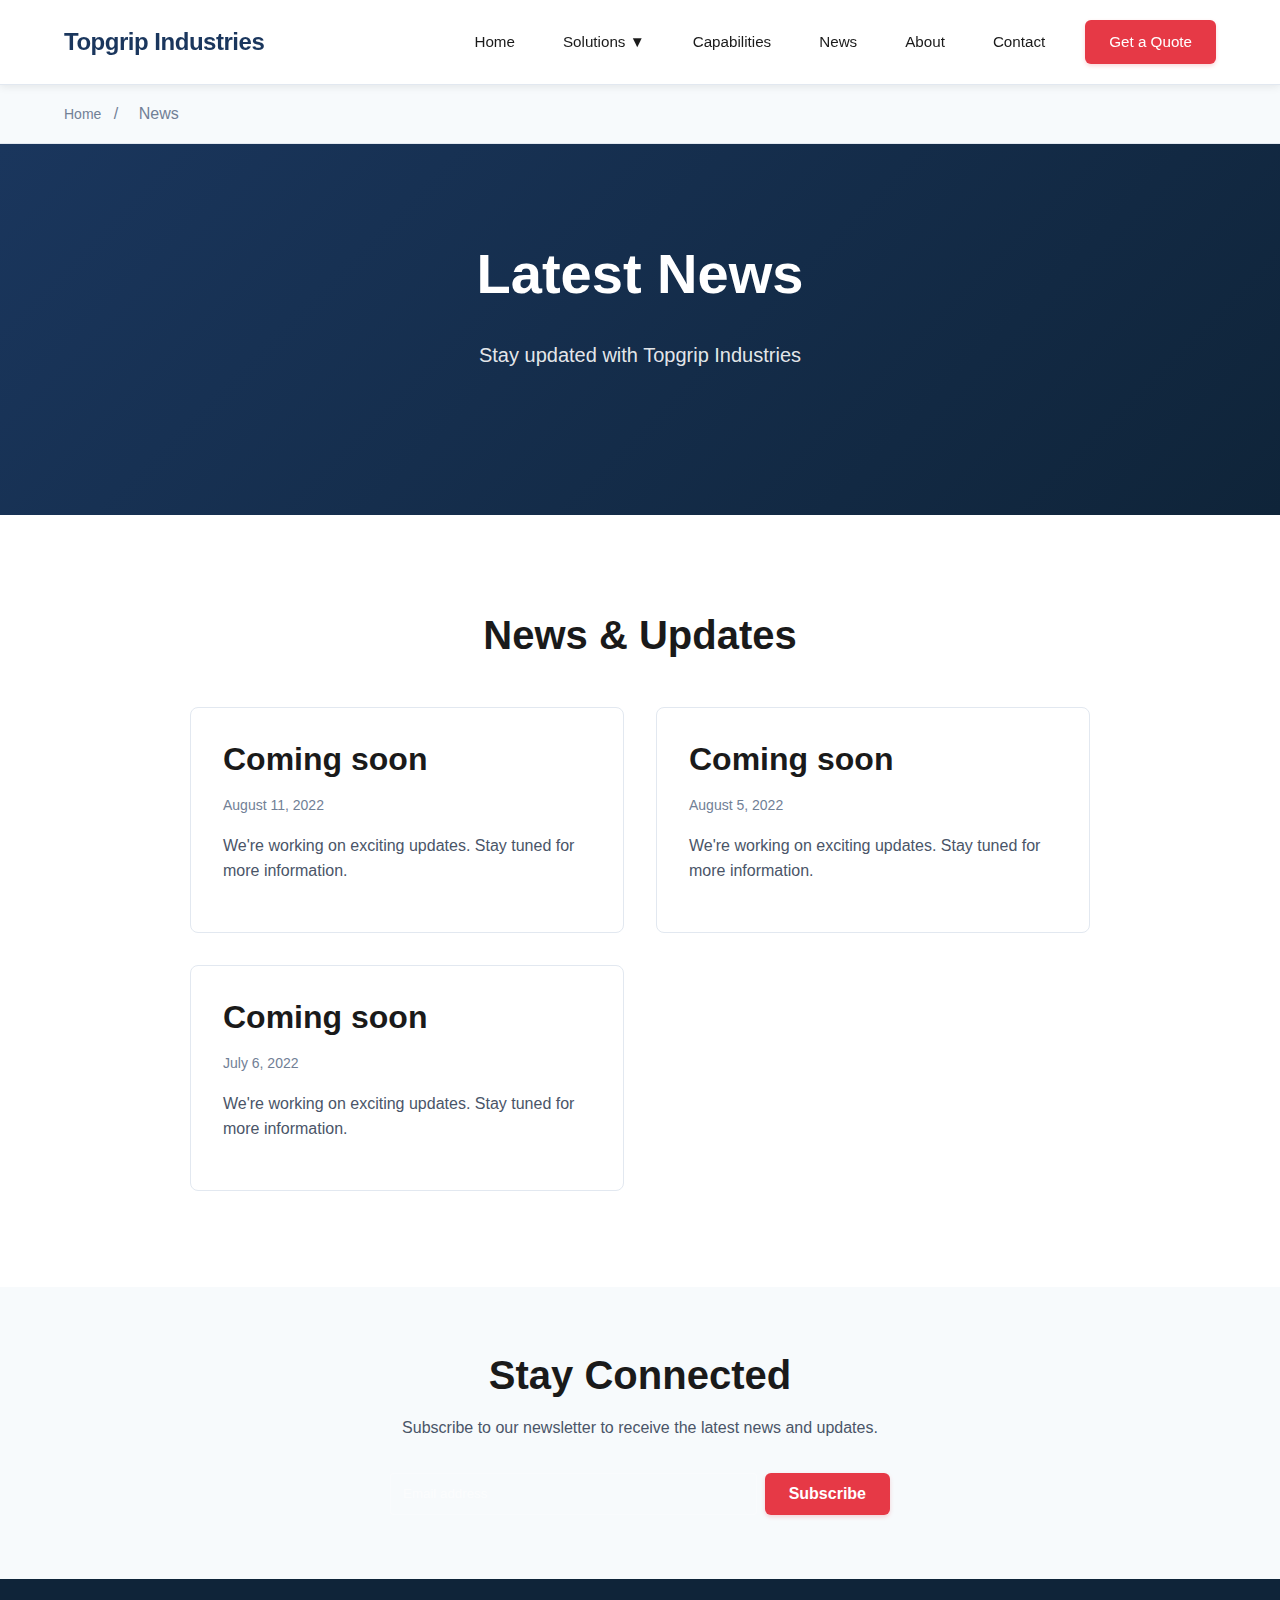
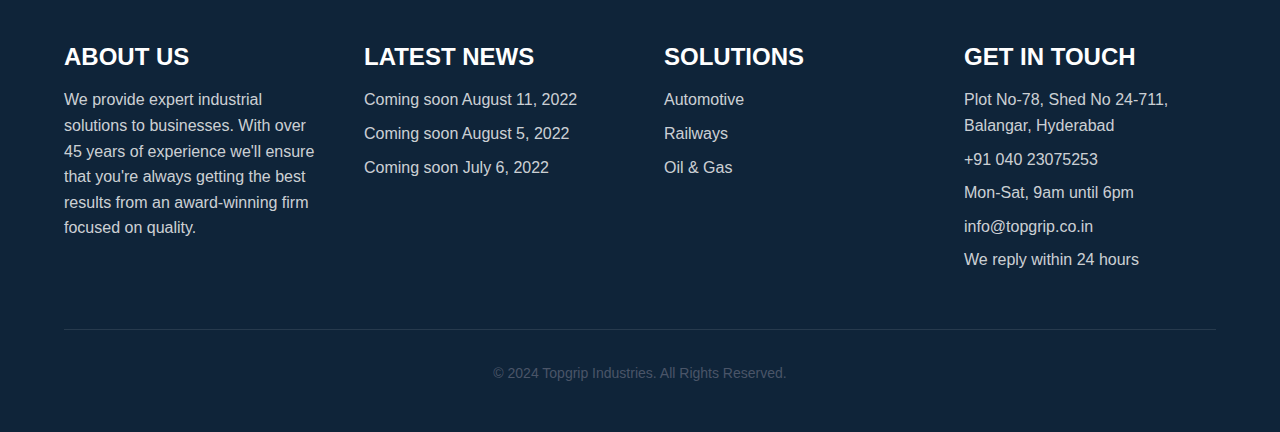
<file: news.html>
<!DOCTYPE html>
<html lang="en">
<head>
    <meta charset="UTF-8">
    <meta name="viewport" content="width=device-width, initial-scale=1.0">
    <meta name="description" content="Latest news and updates from Topgrip Industries.">
    <meta name="keywords" content="Topgrip Industries, news, updates, manufacturing news, industrial solutions">
    <meta name="robots" content="index, follow">
    <link rel="canonical" href="https://topgrip.co.in/news">
    <title>News - Topgrip Industries</title>
    <link rel="stylesheet" href="assets/css/main.css">
    <link rel="stylesheet" href="assets/css/responsive.css">
</head>
<body>
    <!-- Header -->
    <header class="header">
        <div class="header-content">
            <a href="/" class="logo">
                <span>Topgrip Industries</span>
            </a>
            <nav class="nav">
                <button class="menu-toggle" aria-label="Toggle menu">
                    <span></span>
                    <span></span>
                    <span></span>
                </button>
                <ul class="nav-menu">
                    <li><a href="/">Home</a></li>
                    <li class="dropdown">
                        <a href="#">Solutions <span>▼</span></a>
                        <ul class="dropdown-menu">
                            <li><a href="solutions/automotive">Automotive</a></li>
                            <li><a href="solutions/railways">Railways</a></li>
                            <li><a href="solutions/oil-gas">Oil & Gas</a></li>
                        </ul>
                    </li>
                    <li><a href="capabilities">Capabilities</a></li>
                    <li><a href="news">News</a></li>
                    <li><a href="about">About</a></li>
                    <li><a href="contact">Contact</a></li>
                    <li><a href="get-quote" class="btn btn-primary">Get a Quote</a></li>
                </ul>
            </nav>
        </div>
    </header>

    <!-- Breadcrumbs -->
    <div class="breadcrumbs">
        <div class="container">
            <a href="/">Home</a>
            <span>/</span>
            <span>News</span>
        </div>
    </div>

    <!-- Hero Section -->
    <section class="hero">
        <div class="container">
            <h1>Latest News</h1>
            <p>Stay updated with Topgrip Industries</p>
        </div>
    </section>

    <!-- News Section -->
    <section class="section">
        <div class="container">
            <div class="section-title">
                <h2>News & Updates</h2>
            </div>
            <div class="grid grid-2" style="max-width: 900px; margin: 0 auto;">
                <div class="card">
                    <h3>Coming soon</h3>
                    <p style="color: var(--text-light); font-size: 0.875rem; margin-bottom: var(--spacing-sm);">August 11, 2022</p>
                    <p>We're working on exciting updates. Stay tuned for more information.</p>
                </div>
                <div class="card">
                    <h3>Coming soon</h3>
                    <p style="color: var(--text-light); font-size: 0.875rem; margin-bottom: var(--spacing-sm);">August 5, 2022</p>
                    <p>We're working on exciting updates. Stay tuned for more information.</p>
                </div>
                <div class="card">
                    <h3>Coming soon</h3>
                    <p style="color: var(--text-light); font-size: 0.875rem; margin-bottom: var(--spacing-sm);">July 6, 2022</p>
                    <p>We're working on exciting updates. Stay tuned for more information.</p>
                </div>
            </div>
        </div>
    </section>

    <!-- CTA Section -->
    <section class="cta-section">
        <div class="container">
            <h2>Stay Connected</h2>
            <p>Subscribe to our newsletter to receive the latest news and updates.</p>
            <div style="max-width: 500px; margin: var(--spacing-md) auto 0;">
                <form class="newsletter-form" id="newsletter-form">
                    <input type="email" placeholder="Email address" required>
                    <button type="submit" class="btn btn-primary">Subscribe</button>
                </form>
            </div>
        </div>
    </section>

    <!-- Footer -->
    <footer class="footer">
        <div class="container">
            <div class="footer-content">
                <div class="footer-section">
                    <h4>ABOUT US</h4>
                    <p>We provide expert industrial solutions to businesses. With over 45 years of experience we'll ensure that you're always getting the best results from an award-winning firm focused on quality.</p>
                </div>
                <div class="footer-section">
                    <h4>LATEST NEWS</h4>
                    <ul style="list-style: none; padding: 0;">
                        <li><a href="news">Coming soon August 11, 2022</a></li>
                        <li><a href="news">Coming soon August 5, 2022</a></li>
                        <li><a href="news">Coming soon July 6, 2022</a></li>
                    </ul>
                </div>
                <div class="footer-section">
                    <h4>SOLUTIONS</h4>
                    <ul style="list-style: none; padding: 0;">
                        <li><a href="solutions/automotive">Automotive</a></li>
                        <li><a href="solutions/railways">Railways</a></li>
                        <li><a href="solutions/oil-gas">Oil & Gas</a></li>
                    </ul>
                </div>
                <div class="footer-section">
                    <h4>GET IN TOUCH</h4>
                    <p>Plot No-78, Shed No 24-711, Balangar, Hyderabad</p>
                    <p><a href="tel:+9104023075253">+91 040 23075253</a></p>
                    <p>Mon-Sat, 9am until 6pm</p>
                    <p><a href="mailto:info@topgrip.co.in">info@topgrip.co.in</a></p>
                    <p>We reply within 24 hours</p>
                </div>
            </div>
            <div class="footer-bottom">
                <p>&copy; 2024 Topgrip Industries. All Rights Reserved.</p>
            </div>
        </div>
    </footer>

    <script src="assets/js/main.js"></script>
    <script src="assets/js/forms.js"></script>
</body>
</html>
</file>
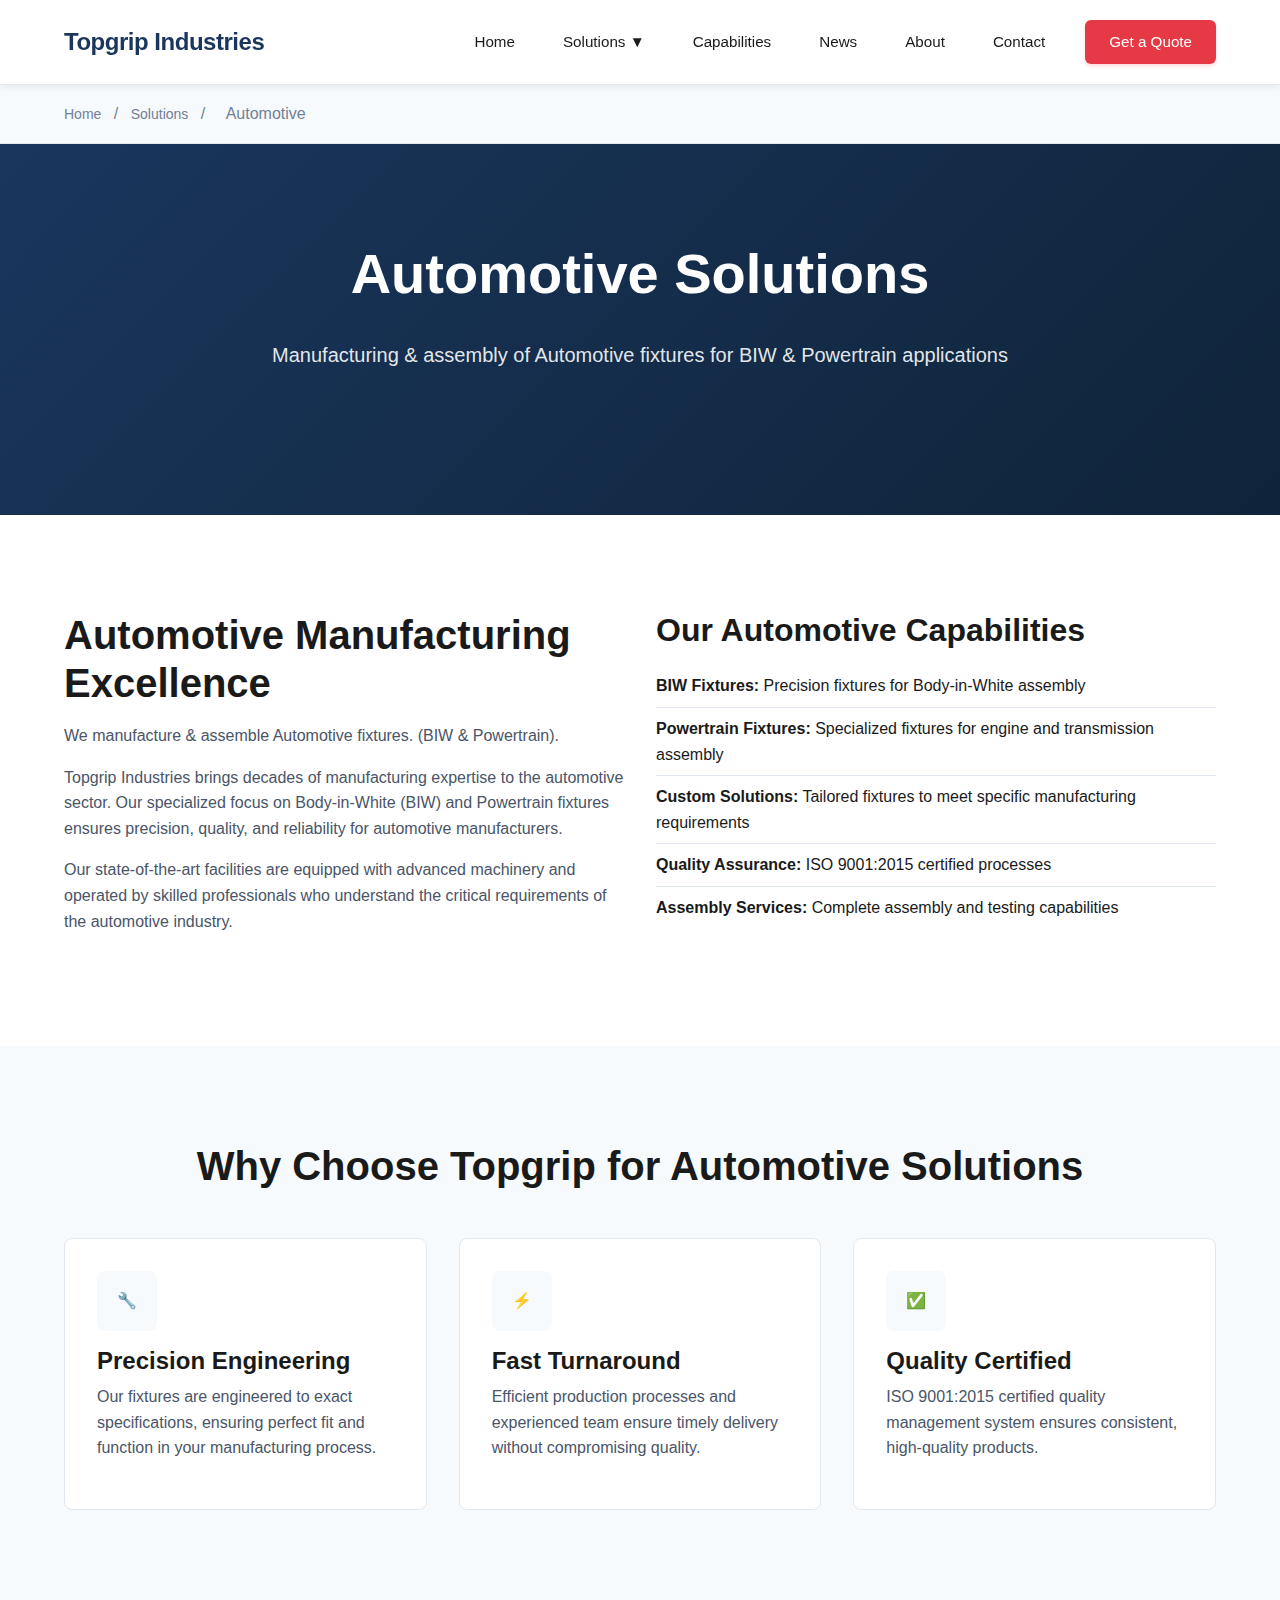
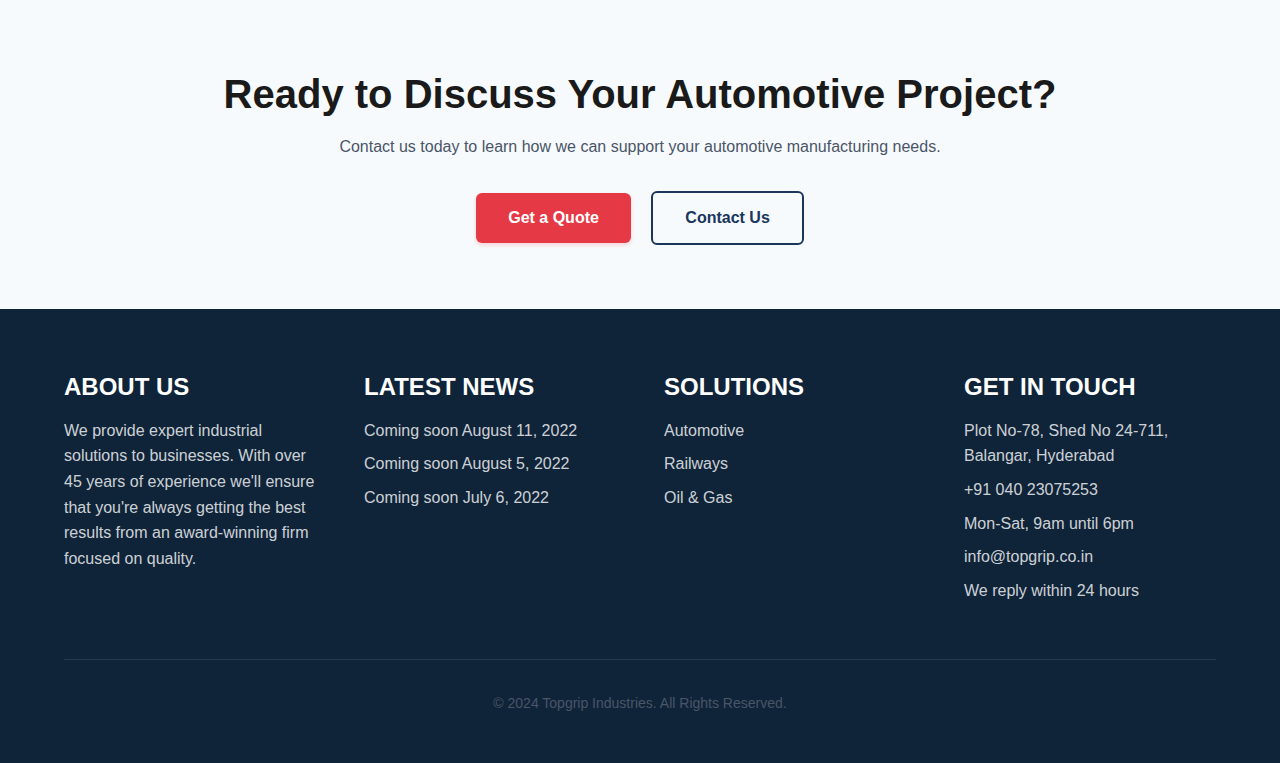
<file: solutions/automotive.html>
<!DOCTYPE html>
<html lang="en">
<head>
    <meta charset="UTF-8">
    <meta name="viewport" content="width=device-width, initial-scale=1.0">
    <meta name="description" content="Topgrip Industries - Automotive solutions including BIW and Powertrain fixtures manufacturing and assembly.">
    <meta name="keywords" content="Topgrip Industries, automotive fixtures, BIW fixtures, powertrain fixtures, automotive manufacturing">
    <meta name="robots" content="index, follow">
    <link rel="canonical" href="https://topgrip.co.in/solutions/automotive">
    <title>Automotive Solutions - Topgrip Industries</title>
    <link rel="stylesheet" href="../assets/css/main.css">
    <link rel="stylesheet" href="../assets/css/responsive.css">
</head>
<body>
    <!-- Header -->
    <header class="header">
        <div class="header-content">
            <a href="/" class="logo">
                <span>Topgrip Industries</span>
            </a>
            <nav class="nav">
                <button class="menu-toggle" aria-label="Toggle menu">
                    <span></span>
                    <span></span>
                    <span></span>
                </button>
                <ul class="nav-menu">
                    <li><a href="/">Home</a></li>
                    <li class="dropdown">
                        <a href="#">Solutions <span>▼</span></a>
                        <ul class="dropdown-menu">
                            <li><a href="automotive">Automotive</a></li>
                            <li><a href="railways">Railways</a></li>
                            <li><a href="oil-gas">Oil & Gas</a></li>
                        </ul>
                    </li>
                    <li><a href="../capabilities">Capabilities</a></li>
                    <li><a href="../news">News</a></li>
                    <li><a href="../about">About</a></li>
                    <li><a href="../contact">Contact</a></li>
                    <li><a href="../get-quote" class="btn btn-primary">Get a Quote</a></li>
                </ul>
            </nav>
        </div>
    </header>

    <!-- Breadcrumbs -->
    <div class="breadcrumbs">
        <div class="container">
            <a href="/">Home</a>
            <span>/</span>
            <a href="/#solutions">Solutions</a>
            <span>/</span>
            <span>Automotive</span>
        </div>
    </div>

    <!-- Hero Section -->
    <section class="hero">
        <div class="container">
            <h1>Automotive Solutions</h1>
            <p>Manufacturing & assembly of Automotive fixtures for BIW & Powertrain applications</p>
        </div>
    </section>

    <!-- Main Content -->
    <section class="section">
        <div class="container">
            <div class="grid grid-2">
                <div>
                    <h2>Automotive Manufacturing Excellence</h2>
                    <p>We manufacture & assemble Automotive fixtures. (BIW & Powertrain).</p>
                    <p>Topgrip Industries brings decades of manufacturing expertise to the automotive sector. Our specialized focus on Body-in-White (BIW) and Powertrain fixtures ensures precision, quality, and reliability for automotive manufacturers.</p>
                    <p>Our state-of-the-art facilities are equipped with advanced machinery and operated by skilled professionals who understand the critical requirements of the automotive industry.</p>
                </div>
                <div>
                    <h3>Our Automotive Capabilities</h3>
                    <ul style="list-style: none; padding: 0;">
                        <li style="padding: 0.5rem 0; border-bottom: 1px solid var(--border-color);">
                            <strong>BIW Fixtures:</strong> Precision fixtures for Body-in-White assembly
                        </li>
                        <li style="padding: 0.5rem 0; border-bottom: 1px solid var(--border-color);">
                            <strong>Powertrain Fixtures:</strong> Specialized fixtures for engine and transmission assembly
                        </li>
                        <li style="padding: 0.5rem 0; border-bottom: 1px solid var(--border-color);">
                            <strong>Custom Solutions:</strong> Tailored fixtures to meet specific manufacturing requirements
                        </li>
                        <li style="padding: 0.5rem 0; border-bottom: 1px solid var(--border-color);">
                            <strong>Quality Assurance:</strong> ISO 9001:2015 certified processes
                        </li>
                        <li style="padding: 0.5rem 0;">
                            <strong>Assembly Services:</strong> Complete assembly and testing capabilities
                        </li>
                    </ul>
                </div>
            </div>
        </div>
    </section>

    <!-- Features Section -->
    <section class="section feature-section">
        <div class="container">
            <div class="section-title">
                <h2>Why Choose Topgrip for Automotive Solutions</h2>
            </div>
            <div class="grid grid-3">
                <div class="card">
                    <div class="card-icon">🔧</div>
                    <h4 class="card-title">Precision Engineering</h4>
                    <p class="card-text">Our fixtures are engineered to exact specifications, ensuring perfect fit and function in your manufacturing process.</p>
                </div>
                <div class="card">
                    <div class="card-icon">⚡</div>
                    <h4 class="card-title">Fast Turnaround</h4>
                    <p class="card-text">Efficient production processes and experienced team ensure timely delivery without compromising quality.</p>
                </div>
                <div class="card">
                    <div class="card-icon">✅</div>
                    <h4 class="card-title">Quality Certified</h4>
                    <p class="card-text">ISO 9001:2015 certified quality management system ensures consistent, high-quality products.</p>
                </div>
            </div>
        </div>
    </section>

    <!-- CTA Section -->
    <section class="cta-section">
        <div class="container">
            <h2>Ready to Discuss Your Automotive Project?</h2>
            <p>Contact us today to learn how we can support your automotive manufacturing needs.</p>
            <div style="margin-top: var(--spacing-md);">
                <a href="../get-quote" class="btn btn-primary">Get a Quote</a>
                <a href="../contact" class="btn btn-secondary" style="margin-left: 1rem;">Contact Us</a>
            </div>
        </div>
    </section>

    <!-- Footer -->
    <footer class="footer">
        <div class="container">
            <div class="footer-content">
                <div class="footer-section">
                    <h4>ABOUT US</h4>
                    <p>We provide expert industrial solutions to businesses. With over 45 years of experience we'll ensure that you're always getting the best results from an award-winning firm focused on quality.</p>
                </div>
                <div class="footer-section">
                    <h4>LATEST NEWS</h4>
                    <ul style="list-style: none; padding: 0;">
                        <li><a href="../news">Coming soon August 11, 2022</a></li>
                        <li><a href="../news">Coming soon August 5, 2022</a></li>
                        <li><a href="../news">Coming soon July 6, 2022</a></li>
                    </ul>
                </div>
                <div class="footer-section">
                    <h4>SOLUTIONS</h4>
                    <ul style="list-style: none; padding: 0;">
                        <li><a href="automotive">Automotive</a></li>
                        <li><a href="railways">Railways</a></li>
                        <li><a href="oil-gas">Oil & Gas</a></li>
                    </ul>
                </div>
                <div class="footer-section">
                    <h4>GET IN TOUCH</h4>
                    <p>Plot No-78, Shed No 24-711, Balangar, Hyderabad</p>
                    <p><a href="tel:+9104023075253">+91 040 23075253</a></p>
                    <p>Mon-Sat, 9am until 6pm</p>
                    <p><a href="mailto:info@topgrip.co.in">info@topgrip.co.in</a></p>
                    <p>We reply within 24 hours</p>
                </div>
            </div>
            <div class="footer-bottom">
                <p>&copy; 2024 Topgrip Industries. All Rights Reserved.</p>
            </div>
        </div>
    </footer>

    <script src="../assets/js/main.js"></script>
</body>
</html>
</file>
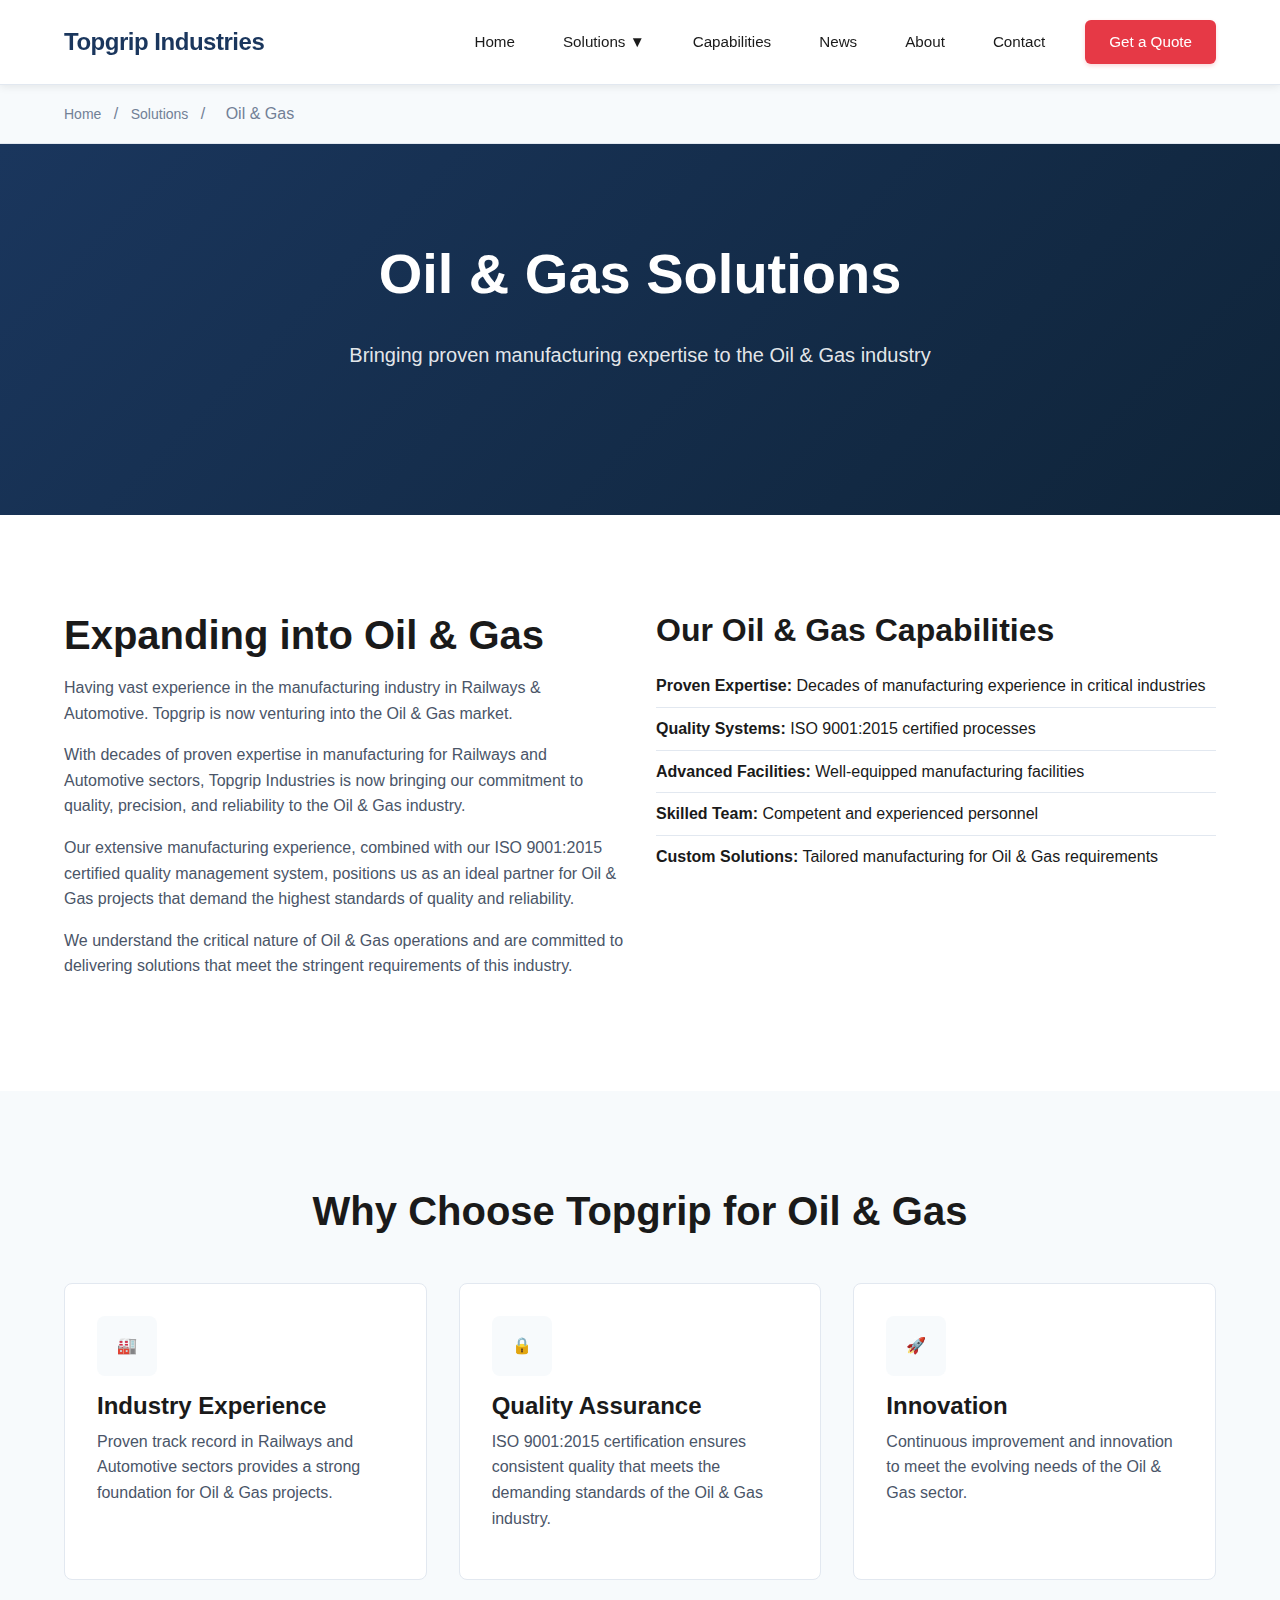
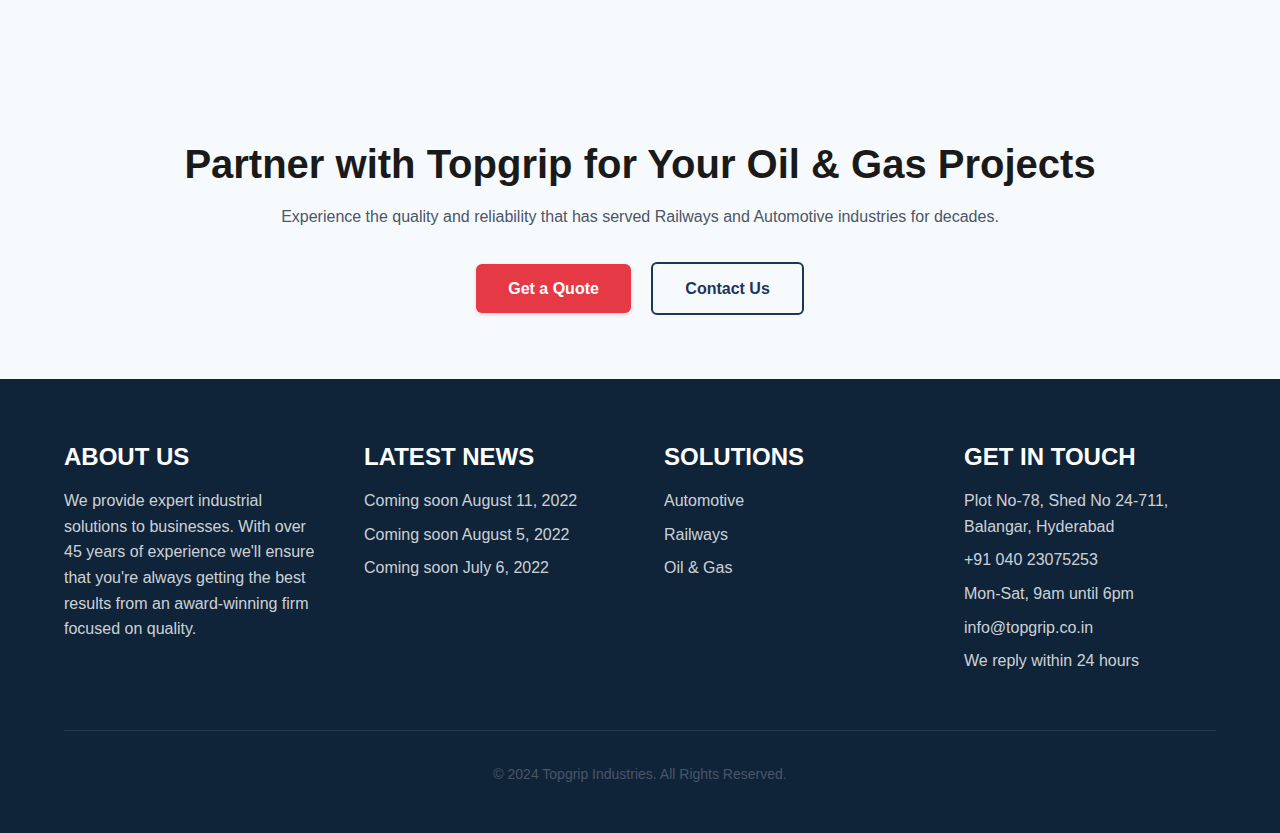
<file: solutions/oil-gas.html>
<!DOCTYPE html>
<html lang="en">
<head>
    <meta charset="UTF-8">
    <meta name="viewport" content="width=device-width, initial-scale=1.0">
    <meta name="description" content="Topgrip Industries - Expanding into Oil & Gas sector with proven manufacturing expertise from Railways and Automotive.">
    <meta name="keywords" content="Topgrip Industries, oil and gas, oil gas manufacturing, oil gas solutions, industrial oil gas">
    <meta name="robots" content="index, follow">
    <link rel="canonical" href="https://topgrip.co.in/solutions/oil-gas">
    <title>Oil & Gas Solutions - Topgrip Industries</title>
    <link rel="stylesheet" href="../assets/css/main.css">
    <link rel="stylesheet" href="../assets/css/responsive.css">
</head>
<body>
    <!-- Header -->
    <header class="header">
        <div class="header-content">
            <a href="/" class="logo">
                <span>Topgrip Industries</span>
            </a>
            <nav class="nav">
                <button class="menu-toggle" aria-label="Toggle menu">
                    <span></span>
                    <span></span>
                    <span></span>
                </button>
                <ul class="nav-menu">
                    <li><a href="/">Home</a></li>
                    <li class="dropdown">
                        <a href="#">Solutions <span>▼</span></a>
                        <ul class="dropdown-menu">
                            <li><a href="automotive">Automotive</a></li>
                            <li><a href="railways">Railways</a></li>
                            <li><a href="oil-gas">Oil & Gas</a></li>
                        </ul>
                    </li>
                    <li><a href="../capabilities">Capabilities</a></li>
                    <li><a href="../news">News</a></li>
                    <li><a href="../about">About</a></li>
                    <li><a href="../contact">Contact</a></li>
                    <li><a href="../get-quote" class="btn btn-primary">Get a Quote</a></li>
                </ul>
            </nav>
        </div>
    </header>

    <!-- Breadcrumbs -->
    <div class="breadcrumbs">
        <div class="container">
            <a href="/">Home</a>
            <span>/</span>
            <a href="/#solutions">Solutions</a>
            <span>/</span>
            <span>Oil & Gas</span>
        </div>
    </div>

    <!-- Hero Section -->
    <section class="hero">
        <div class="container">
            <h1>Oil & Gas Solutions</h1>
            <p>Bringing proven manufacturing expertise to the Oil & Gas industry</p>
        </div>
    </section>

    <!-- Main Content -->
    <section class="section">
        <div class="container">
            <div class="grid grid-2">
                <div>
                    <h2>Expanding into Oil & Gas</h2>
                    <p>Having vast experience in the manufacturing industry in Railways & Automotive. Topgrip is now venturing into the Oil & Gas market.</p>
                    <p>With decades of proven expertise in manufacturing for Railways and Automotive sectors, Topgrip Industries is now bringing our commitment to quality, precision, and reliability to the Oil & Gas industry.</p>
                    <p>Our extensive manufacturing experience, combined with our ISO 9001:2015 certified quality management system, positions us as an ideal partner for Oil & Gas projects that demand the highest standards of quality and reliability.</p>
                    <p>We understand the critical nature of Oil & Gas operations and are committed to delivering solutions that meet the stringent requirements of this industry.</p>
                </div>
                <div>
                    <h3>Our Oil & Gas Capabilities</h3>
                    <ul style="list-style: none; padding: 0;">
                        <li style="padding: 0.5rem 0; border-bottom: 1px solid var(--border-color);">
                            <strong>Proven Expertise:</strong> Decades of manufacturing experience in critical industries
                        </li>
                        <li style="padding: 0.5rem 0; border-bottom: 1px solid var(--border-color);">
                            <strong>Quality Systems:</strong> ISO 9001:2015 certified processes
                        </li>
                        <li style="padding: 0.5rem 0; border-bottom: 1px solid var(--border-color);">
                            <strong>Advanced Facilities:</strong> Well-equipped manufacturing facilities
                        </li>
                        <li style="padding: 0.5rem 0; border-bottom: 1px solid var(--border-color);">
                            <strong>Skilled Team:</strong> Competent and experienced personnel
                        </li>
                        <li style="padding: 0.5rem 0;">
                            <strong>Custom Solutions:</strong> Tailored manufacturing for Oil & Gas requirements
                        </li>
                    </ul>
                </div>
            </div>
        </div>
    </section>

    <!-- Features Section -->
    <section class="section feature-section">
        <div class="container">
            <div class="section-title">
                <h2>Why Choose Topgrip for Oil & Gas</h2>
            </div>
            <div class="grid grid-3">
                <div class="card">
                    <div class="card-icon">🏭</div>
                    <h4 class="card-title">Industry Experience</h4>
                    <p class="card-text">Proven track record in Railways and Automotive sectors provides a strong foundation for Oil & Gas projects.</p>
                </div>
                <div class="card">
                    <div class="card-icon">🔒</div>
                    <h4 class="card-title">Quality Assurance</h4>
                    <p class="card-text">ISO 9001:2015 certification ensures consistent quality that meets the demanding standards of the Oil & Gas industry.</p>
                </div>
                <div class="card">
                    <div class="card-icon">🚀</div>
                    <h4 class="card-title">Innovation</h4>
                    <p class="card-text">Continuous improvement and innovation to meet the evolving needs of the Oil & Gas sector.</p>
                </div>
            </div>
        </div>
    </section>

    <!-- CTA Section -->
    <section class="cta-section">
        <div class="container">
            <h2>Partner with Topgrip for Your Oil & Gas Projects</h2>
            <p>Experience the quality and reliability that has served Railways and Automotive industries for decades.</p>
            <div style="margin-top: var(--spacing-md);">
                <a href="../get-quote" class="btn btn-primary">Get a Quote</a>
                <a href="../contact" class="btn btn-secondary" style="margin-left: 1rem;">Contact Us</a>
            </div>
        </div>
    </section>

    <!-- Footer -->
    <footer class="footer">
        <div class="container">
            <div class="footer-content">
                <div class="footer-section">
                    <h4>ABOUT US</h4>
                    <p>We provide expert industrial solutions to businesses. With over 45 years of experience we'll ensure that you're always getting the best results from an award-winning firm focused on quality.</p>
                </div>
                <div class="footer-section">
                    <h4>LATEST NEWS</h4>
                    <ul style="list-style: none; padding: 0;">
                        <li><a href="../news">Coming soon August 11, 2022</a></li>
                        <li><a href="../news">Coming soon August 5, 2022</a></li>
                        <li><a href="../news">Coming soon July 6, 2022</a></li>
                    </ul>
                </div>
                <div class="footer-section">
                    <h4>SOLUTIONS</h4>
                    <ul style="list-style: none; padding: 0;">
                        <li><a href="automotive">Automotive</a></li>
                        <li><a href="railways">Railways</a></li>
                        <li><a href="oil-gas">Oil & Gas</a></li>
                    </ul>
                </div>
                <div class="footer-section">
                    <h4>GET IN TOUCH</h4>
                    <p>Plot No-78, Shed No 24-711, Balangar, Hyderabad</p>
                    <p><a href="tel:+9104023075253">+91 040 23075253</a></p>
                    <p>Mon-Sat, 9am until 6pm</p>
                    <p><a href="mailto:info@topgrip.co.in">info@topgrip.co.in</a></p>
                    <p>We reply within 24 hours</p>
                </div>
            </div>
            <div class="footer-bottom">
                <p>&copy; 2024 Topgrip Industries. All Rights Reserved.</p>
            </div>
        </div>
    </footer>

    <script src="../assets/js/main.js"></script>
</body>
</html>
</file>
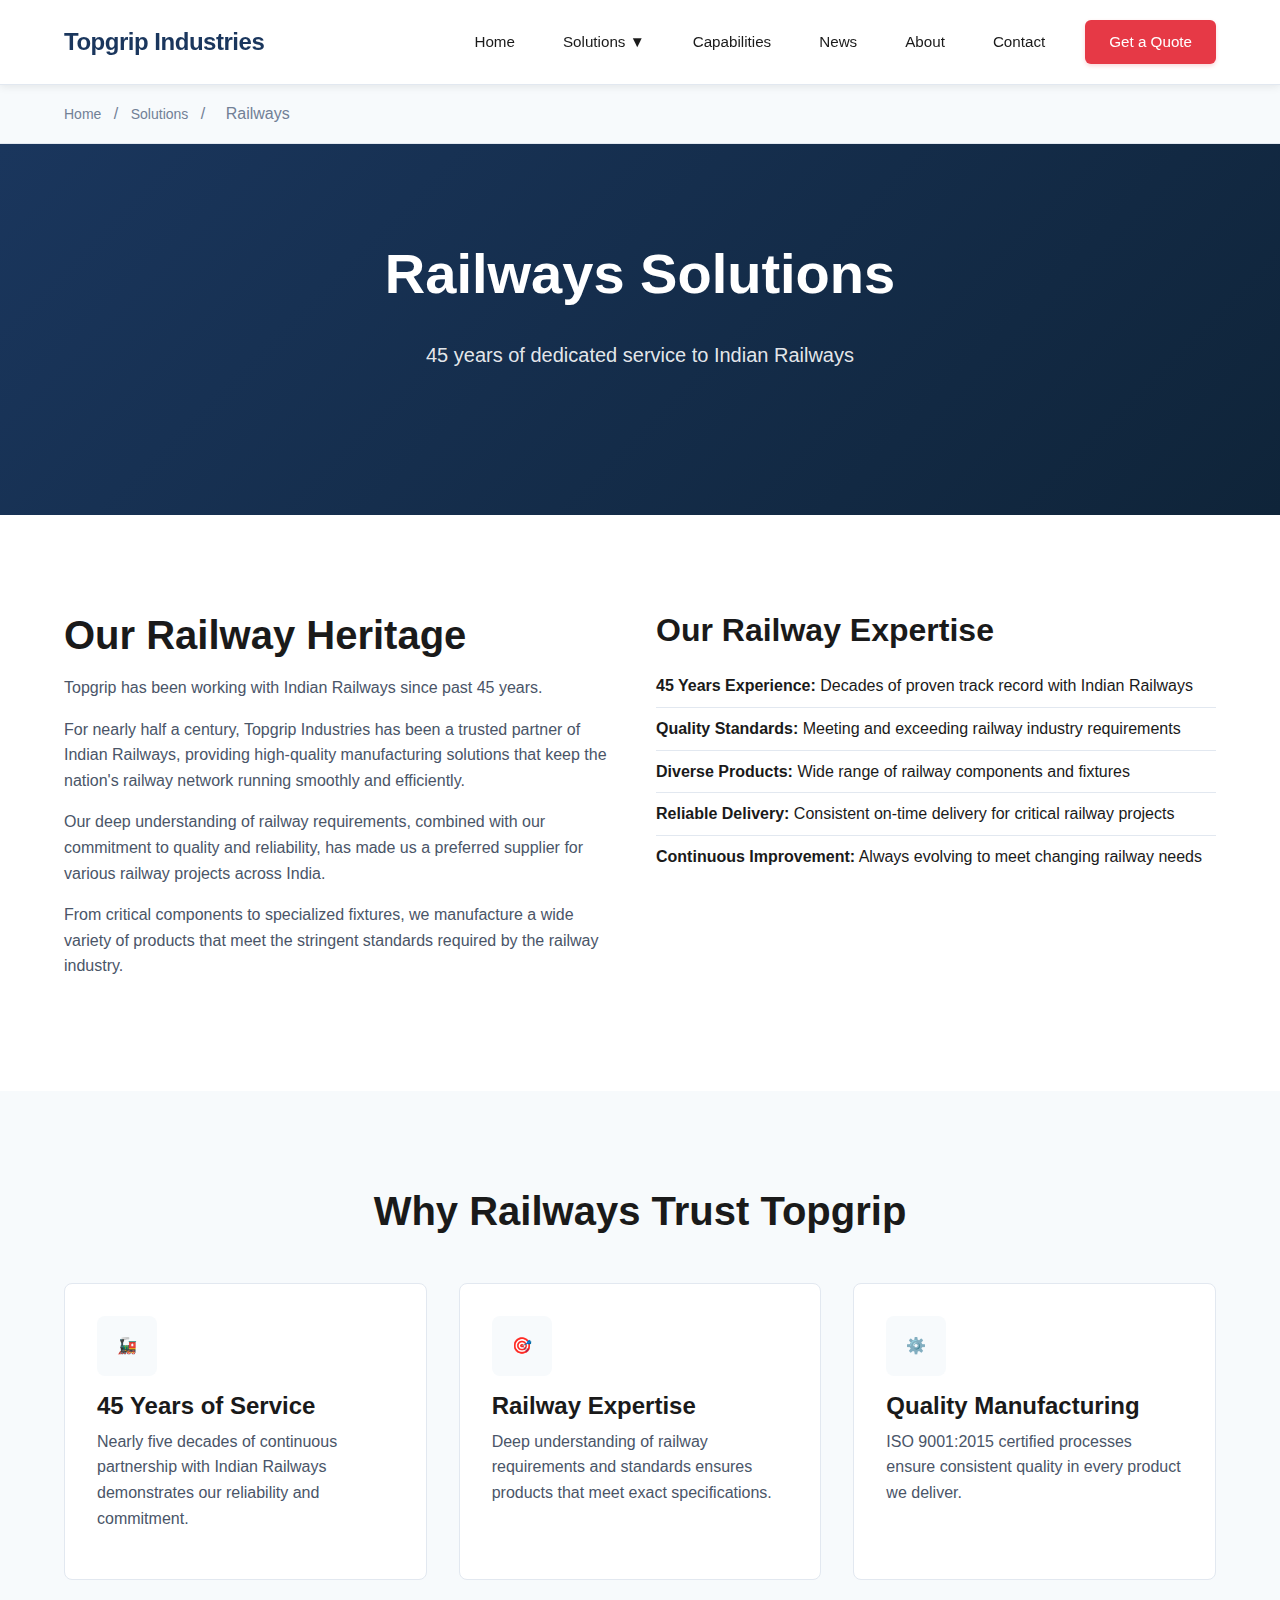
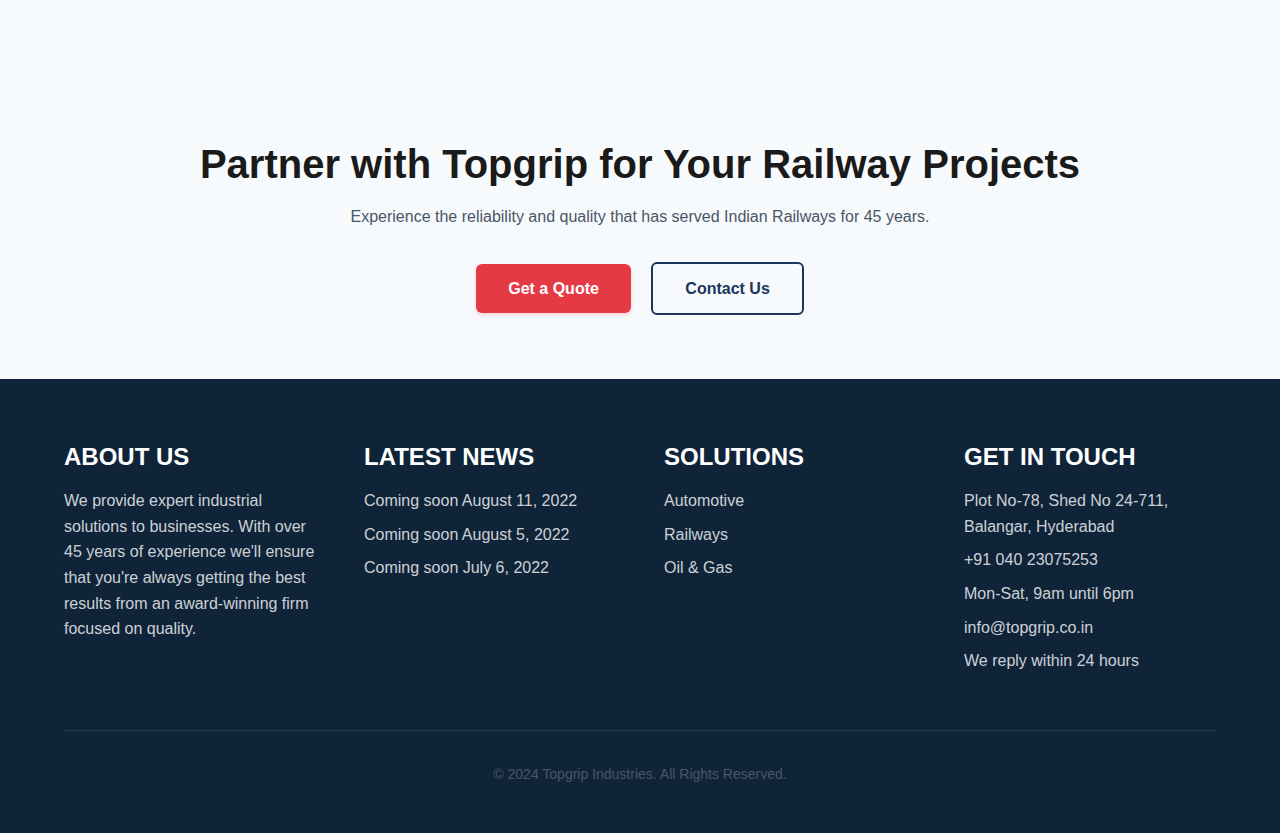
<file: solutions/railways.html>
<!DOCTYPE html>
<html lang="en">
<head>
    <meta charset="UTF-8">
    <meta name="viewport" content="width=device-width, initial-scale=1.0">
    <meta name="description" content="Topgrip Industries - Serving Indian Railways for over 45 years with quality manufacturing solutions.">
    <meta name="keywords" content="Topgrip Industries, Indian Railways, railway manufacturing, railway solutions, railway components">
    <meta name="robots" content="index, follow">
    <link rel="canonical" href="https://topgrip.co.in/solutions/railways">
    <title>Railways Solutions - Topgrip Industries</title>
    <link rel="stylesheet" href="../assets/css/main.css">
    <link rel="stylesheet" href="../assets/css/responsive.css">
</head>
<body>
    <!-- Header -->
    <header class="header">
        <div class="header-content">
            <a href="/" class="logo">
                <span>Topgrip Industries</span>
            </a>
            <nav class="nav">
                <button class="menu-toggle" aria-label="Toggle menu">
                    <span></span>
                    <span></span>
                    <span></span>
                </button>
                <ul class="nav-menu">
                    <li><a href="/">Home</a></li>
                    <li class="dropdown">
                        <a href="#">Solutions <span>▼</span></a>
                        <ul class="dropdown-menu">
                            <li><a href="automotive">Automotive</a></li>
                            <li><a href="railways">Railways</a></li>
                            <li><a href="oil-gas">Oil & Gas</a></li>
                        </ul>
                    </li>
                    <li><a href="../capabilities">Capabilities</a></li>
                    <li><a href="../news">News</a></li>
                    <li><a href="../about">About</a></li>
                    <li><a href="../contact">Contact</a></li>
                    <li><a href="../get-quote" class="btn btn-primary">Get a Quote</a></li>
                </ul>
            </nav>
        </div>
    </header>

    <!-- Breadcrumbs -->
    <div class="breadcrumbs">
        <div class="container">
            <a href="/">Home</a>
            <span>/</span>
            <a href="/#solutions">Solutions</a>
            <span>/</span>
            <span>Railways</span>
        </div>
    </div>

    <!-- Hero Section -->
    <section class="hero">
        <div class="container">
            <h1>Railways Solutions</h1>
            <p>45 years of dedicated service to Indian Railways</p>
        </div>
    </section>

    <!-- Main Content -->
    <section class="section">
        <div class="container">
            <div class="grid grid-2">
                <div>
                    <h2>Our Railway Heritage</h2>
                    <p>Topgrip has been working with Indian Railways since past 45 years.</p>
                    <p>For nearly half a century, Topgrip Industries has been a trusted partner of Indian Railways, providing high-quality manufacturing solutions that keep the nation's railway network running smoothly and efficiently.</p>
                    <p>Our deep understanding of railway requirements, combined with our commitment to quality and reliability, has made us a preferred supplier for various railway projects across India.</p>
                    <p>From critical components to specialized fixtures, we manufacture a wide variety of products that meet the stringent standards required by the railway industry.</p>
                </div>
                <div>
                    <h3>Our Railway Expertise</h3>
                    <ul style="list-style: none; padding: 0;">
                        <li style="padding: 0.5rem 0; border-bottom: 1px solid var(--border-color);">
                            <strong>45 Years Experience:</strong> Decades of proven track record with Indian Railways
                        </li>
                        <li style="padding: 0.5rem 0; border-bottom: 1px solid var(--border-color);">
                            <strong>Quality Standards:</strong> Meeting and exceeding railway industry requirements
                        </li>
                        <li style="padding: 0.5rem 0; border-bottom: 1px solid var(--border-color);">
                            <strong>Diverse Products:</strong> Wide range of railway components and fixtures
                        </li>
                        <li style="padding: 0.5rem 0; border-bottom: 1px solid var(--border-color);">
                            <strong>Reliable Delivery:</strong> Consistent on-time delivery for critical railway projects
                        </li>
                        <li style="padding: 0.5rem 0;">
                            <strong>Continuous Improvement:</strong> Always evolving to meet changing railway needs
                        </li>
                    </ul>
                </div>
            </div>
        </div>
    </section>

    <!-- Features Section -->
    <section class="section feature-section">
        <div class="container">
            <div class="section-title">
                <h2>Why Railways Trust Topgrip</h2>
            </div>
            <div class="grid grid-3">
                <div class="card">
                    <div class="card-icon">🚂</div>
                    <h4 class="card-title">45 Years of Service</h4>
                    <p class="card-text">Nearly five decades of continuous partnership with Indian Railways demonstrates our reliability and commitment.</p>
                </div>
                <div class="card">
                    <div class="card-icon">🎯</div>
                    <h4 class="card-title">Railway Expertise</h4>
                    <p class="card-text">Deep understanding of railway requirements and standards ensures products that meet exact specifications.</p>
                </div>
                <div class="card">
                    <div class="card-icon">⚙️</div>
                    <h4 class="card-title">Quality Manufacturing</h4>
                    <p class="card-text">ISO 9001:2015 certified processes ensure consistent quality in every product we deliver.</p>
                </div>
            </div>
        </div>
    </section>

    <!-- CTA Section -->
    <section class="cta-section">
        <div class="container">
            <h2>Partner with Topgrip for Your Railway Projects</h2>
            <p>Experience the reliability and quality that has served Indian Railways for 45 years.</p>
            <div style="margin-top: var(--spacing-md);">
                <a href="../get-quote" class="btn btn-primary">Get a Quote</a>
                <a href="../contact" class="btn btn-secondary" style="margin-left: 1rem;">Contact Us</a>
            </div>
        </div>
    </section>

    <!-- Footer -->
    <footer class="footer">
        <div class="container">
            <div class="footer-content">
                <div class="footer-section">
                    <h4>ABOUT US</h4>
                    <p>We provide expert industrial solutions to businesses. With over 45 years of experience we'll ensure that you're always getting the best results from an award-winning firm focused on quality.</p>
                </div>
                <div class="footer-section">
                    <h4>LATEST NEWS</h4>
                    <ul style="list-style: none; padding: 0;">
                        <li><a href="../news">Coming soon August 11, 2022</a></li>
                        <li><a href="../news">Coming soon August 5, 2022</a></li>
                        <li><a href="../news">Coming soon July 6, 2022</a></li>
                    </ul>
                </div>
                <div class="footer-section">
                    <h4>SOLUTIONS</h4>
                    <ul style="list-style: none; padding: 0;">
                        <li><a href="automotive">Automotive</a></li>
                        <li><a href="railways">Railways</a></li>
                        <li><a href="oil-gas">Oil & Gas</a></li>
                    </ul>
                </div>
                <div class="footer-section">
                    <h4>GET IN TOUCH</h4>
                    <p>Plot No-78, Shed No 24-711, Balangar, Hyderabad</p>
                    <p><a href="tel:+9104023075253">+91 040 23075253</a></p>
                    <p>Mon-Sat, 9am until 6pm</p>
                    <p><a href="mailto:info@topgrip.co.in">info@topgrip.co.in</a></p>
                    <p>We reply within 24 hours</p>
                </div>
            </div>
            <div class="footer-bottom">
                <p>&copy; 2024 Topgrip Industries. All Rights Reserved.</p>
            </div>
        </div>
    </footer>

    <script src="../assets/js/main.js"></script>
</body>
</html>
</file>
<file: assets/css/main.css>
/* Topgrip Industries - Main Stylesheet */
/* Inspired by Wabtec's minimalist design */

:root {
    /* Color Palette */
    --primary-color: #1a365d;
    --primary-dark: #0f2439;
    --secondary-color: #ffffff;
    --accent-color: #e63946;
    --accent-hover: #d62839;
    --text-primary: #1a1a1a;
    --text-secondary: #4a5568;
    --text-light: #718096;
    --border-color: #e2e8f0;
    --bg-light: #f7fafc;
    --bg-section: #ffffff;
    
    /* Typography */
    --font-family: -apple-system, BlinkMacSystemFont, "Segoe UI", Roboto, "Helvetica Neue", Arial, sans-serif;
    --font-size-base: 16px;
    --line-height-base: 1.6;
    
    /* Spacing */
    --spacing-xs: 0.5rem;   /* 8px */
    --spacing-sm: 1rem;     /* 16px */
    --spacing-md: 2rem;     /* 32px */
    --spacing-lg: 3rem;     /* 48px */
    --spacing-xl: 4rem;     /* 64px */
    --spacing-2xl: 6rem;    /* 96px */
    
    /* Layout */
    --container-max-width: 1200px;
    --container-padding: 1.5rem;
    
    /* Transitions */
    --transition-base: 0.3s ease;
}

/* Reset & Base Styles */
* {
    margin: 0;
    padding: 0;
    box-sizing: border-box;
}

html {
    font-size: var(--font-size-base);
    scroll-behavior: smooth;
}

body {
    font-family: var(--font-family);
    font-size: var(--font-size-base);
    line-height: var(--line-height-base);
    color: var(--text-primary);
    background-color: var(--secondary-color);
    -webkit-font-smoothing: antialiased;
    -moz-osx-font-smoothing: grayscale;
}

/* Typography */
h1, h2, h3, h4, h5, h6 {
    font-weight: 600;
    line-height: 1.2;
    margin-bottom: var(--spacing-sm);
    color: var(--text-primary);
}

h1 {
    font-size: clamp(2rem, 5vw, 3.5rem);
    font-weight: 700;
}

h2 {
    font-size: clamp(1.75rem, 4vw, 2.5rem);
}

h3 {
    font-size: clamp(1.5rem, 3vw, 2rem);
}

h4 {
    font-size: clamp(1.25rem, 2.5vw, 1.5rem);
}

h5 {
    font-size: 1.125rem;
}

h6 {
    font-size: 1rem;
}

p {
    margin-bottom: var(--spacing-sm);
    color: var(--text-secondary);
}

a {
    color: var(--primary-color);
    text-decoration: none;
    transition: color var(--transition-base);
}

a:hover {
    color: var(--accent-color);
}

img {
    max-width: 100%;
    height: auto;
    display: block;
}

/* Container */
.container {
    max-width: var(--container-max-width);
    margin: 0 auto;
    padding: 0 var(--container-padding);
}

.container-fluid {
    width: 100%;
    padding: 0 var(--container-padding);
}

/* Header & Navigation */
.header {
    background-color: var(--secondary-color);
    border-bottom: 1px solid var(--border-color);
    position: sticky;
    top: 0;
    z-index: 1000;
    box-shadow: 0 2px 8px rgba(0, 0, 0, 0.08);
    backdrop-filter: blur(10px);
    background-color: rgba(255, 255, 255, 0.98);
}

.header-content {
    display: flex;
    justify-content: space-between;
    align-items: center;
    padding: 1.25rem var(--container-padding);
    max-width: var(--container-max-width);
    margin: 0 auto;
}

.logo {
    font-size: 1.5rem;
    font-weight: 700;
    color: var(--primary-color);
    display: flex;
    align-items: center;
    gap: 0.5rem;
    letter-spacing: -0.02em;
    transition: color var(--transition-base);
}

.logo:hover {
    color: var(--accent-color);
}

.logo img {
    height: 40px;
    width: auto;
}

/* Navigation */
.nav {
    display: flex;
    align-items: center;
    gap: var(--spacing-md);
}

.nav-menu {
    display: flex;
    list-style: none;
    gap: var(--spacing-sm);
    align-items: center;
}

.nav-menu li {
    position: relative;
}

.nav-menu a {
    color: var(--text-primary);
    font-weight: 500;
    padding: 0.625rem 1rem;
    display: block;
    transition: all var(--transition-base);
    border-radius: 6px;
    font-size: 0.95rem;
}

.nav-menu a:hover {
    color: var(--accent-color);
    background-color: var(--bg-light);
}

.nav-menu li:last-child {
    margin-left: 0.5rem;
}

.nav-menu li:last-child a {
    padding: 0.625rem 1.5rem;
    background-color: var(--accent-color);
    color: var(--secondary-color);
    border-radius: 6px;
    box-shadow: 0 2px 4px rgba(230, 57, 70, 0.2);
}

.nav-menu li:last-child a:hover {
    background-color: var(--accent-hover);
    color: var(--secondary-color);
    transform: translateY(-2px);
    box-shadow: 0 4px 12px rgba(230, 57, 70, 0.35);
}

/* Dropdown Menu */
.dropdown {
    position: relative;
}

.dropdown-menu {
    position: absolute;
    top: 100%;
    left: 0;
    background-color: var(--secondary-color);
    border: 1px solid var(--border-color);
    border-radius: 4px;
    box-shadow: 0 4px 6px rgba(0, 0, 0, 0.1);
    min-width: 200px;
    opacity: 0;
    visibility: hidden;
    transform: translateY(-10px);
    transition: all var(--transition-base);
    list-style: none;
    padding: 0.5rem 0;
    margin-top: 0.5rem;
}

.dropdown:hover .dropdown-menu {
    opacity: 1;
    visibility: visible;
    transform: translateY(0);
}

.dropdown-menu li {
    padding: 0;
}

.dropdown-menu a {
    padding: 0.75rem 1.5rem;
    display: block;
    color: var(--text-secondary);
}

.dropdown-menu a:hover {
    background-color: var(--bg-light);
    color: var(--accent-color);
}

/* Mobile Menu Toggle */
.menu-toggle {
    display: none;
    background: none;
    border: none;
    cursor: pointer;
    padding: 0.5rem;
    flex-direction: column;
    gap: 4px;
}

.menu-toggle span {
    width: 25px;
    height: 3px;
    background-color: var(--text-primary);
    transition: all var(--transition-base);
    display: block;
}

/* Buttons */
.btn {
    display: inline-block;
    padding: 0.75rem 2rem;
    font-weight: 600;
    text-align: center;
    border-radius: 6px;
    transition: all var(--transition-base);
    cursor: pointer;
    border: none;
    font-size: 1rem;
    font-family: var(--font-family);
    white-space: nowrap;
}

.btn-primary {
    background-color: var(--accent-color);
    color: var(--secondary-color);
    box-shadow: 0 2px 4px rgba(230, 57, 70, 0.2);
}

.btn-primary:hover {
    background-color: var(--accent-hover);
    color: var(--secondary-color);
    transform: translateY(-2px);
    box-shadow: 0 4px 12px rgba(230, 57, 70, 0.35);
}


.btn-secondary {
    background-color: transparent;
    color: var(--primary-color);
    border: 2px solid var(--primary-color);
}

.btn-secondary:hover {
    background-color: var(--primary-color);
    color: var(--secondary-color);
}

.btn-outline {
    background-color: transparent;
    color: var(--accent-color);
    border: 2px solid var(--accent-color);
}

.btn-outline:hover {
    background-color: var(--accent-color);
    color: var(--secondary-color);
}

/* Hero Section */
.hero {
    background: linear-gradient(135deg, var(--primary-color) 0%, var(--primary-dark) 100%);
    color: var(--secondary-color);
    padding: var(--spacing-2xl) 0;
    text-align: center;
}

.hero h1 {
    color: var(--secondary-color);
    margin-bottom: var(--spacing-md);
}

.hero p {
    font-size: clamp(1.125rem, 2vw, 1.25rem);
    color: rgba(255, 255, 255, 0.9);
    margin-bottom: var(--spacing-lg);
    max-width: 800px;
    margin-left: auto;
    margin-right: auto;
}

/* Section Styles */
.section {
    padding: var(--spacing-2xl) 0;
}

.section-title {
    text-align: center;
    margin-bottom: var(--spacing-lg);
}

.section-subtitle {
    text-align: center;
    color: var(--text-light);
    font-size: 1.125rem;
    max-width: 700px;
    margin: 0 auto var(--spacing-lg);
}

/* Grid Layouts */
.grid {
    display: grid;
    gap: var(--spacing-md);
}

.grid-2 {
    grid-template-columns: repeat(auto-fit, minmax(300px, 1fr));
}

.grid-3 {
    grid-template-columns: repeat(auto-fit, minmax(280px, 1fr));
}

.grid-4 {
    grid-template-columns: repeat(auto-fit, minmax(250px, 1fr));
}

/* Cards */
.card {
    background-color: var(--secondary-color);
    border: 1px solid var(--border-color);
    border-radius: 8px;
    padding: var(--spacing-md);
    transition: all var(--transition-base);
}

.card:hover {
    box-shadow: 0 4px 12px rgba(0, 0, 0, 0.1);
    transform: translateY(-4px);
}

.card-icon {
    width: 60px;
    height: 60px;
    margin-bottom: var(--spacing-sm);
    display: flex;
    align-items: center;
    justify-content: center;
    background-color: var(--bg-light);
    border-radius: 8px;
}

.card-title {
    margin-bottom: var(--spacing-xs);
}

.card-text {
    color: var(--text-secondary);
    margin-bottom: var(--spacing-sm);
}

/* Feature Sections */
.feature-section {
    background-color: var(--bg-light);
    padding: var(--spacing-2xl) 0;
}

.feature-item {
    text-align: center;
    padding: var(--spacing-md);
}

.feature-item h3 {
    margin-bottom: var(--spacing-sm);
}

/* Services Grid */
.services-grid {
    display: grid;
    grid-template-columns: repeat(auto-fit, minmax(300px, 1fr));
    gap: var(--spacing-md);
    margin-top: var(--spacing-lg);
}

.service-card {
    background-color: var(--secondary-color);
    border: 1px solid var(--border-color);
    border-radius: 8px;
    padding: var(--spacing-lg);
    text-align: center;
    transition: all var(--transition-base);
}

.service-card:hover {
    border-color: var(--accent-color);
    box-shadow: 0 4px 12px rgba(0, 0, 0, 0.1);
    transform: translateY(-4px);
}

.service-card h3 {
    color: var(--primary-color);
    margin-bottom: var(--spacing-sm);
}

/* Testimonials */
.testimonials {
    background-color: var(--bg-light);
}

.testimonial-grid {
    display: grid;
    grid-template-columns: repeat(auto-fit, minmax(280px, 1fr));
    gap: var(--spacing-md);
}

.testimonial-card {
    background-color: var(--secondary-color);
    padding: var(--spacing-md);
    border-radius: 8px;
    border-left: 4px solid var(--accent-color);
}

.testimonial-text {
    font-style: italic;
    color: var(--text-secondary);
    margin-bottom: var(--spacing-sm);
    font-size: 1.125rem;
}

.testimonial-author {
    font-weight: 600;
    color: var(--text-primary);
}

.testimonial-role {
    color: var(--text-light);
    font-size: 0.875rem;
}

/* Team Section */
.team-grid {
    display: grid;
    grid-template-columns: repeat(auto-fit, minmax(250px, 1fr));
    gap: var(--spacing-md);
}

.team-member {
    text-align: center;
}

.team-member img {
    width: 200px;
    height: 200px;
    border-radius: 50%;
    object-fit: cover;
    margin: 0 auto var(--spacing-sm);
    border: 4px solid var(--border-color);
}

.team-member h4 {
    margin-bottom: var(--spacing-xs);
}

.team-member p {
    color: var(--text-light);
    font-size: 0.875rem;
}

/* Forms */
.form-group {
    margin-bottom: var(--spacing-md);
}

.form-label {
    display: block;
    margin-bottom: var(--spacing-xs);
    font-weight: 500;
    color: var(--text-primary);
}

.form-input,
.form-textarea,
.form-select {
    width: 100%;
    padding: 0.75rem;
    border: 1px solid var(--border-color);
    border-radius: 4px;
    font-family: var(--font-family);
    font-size: 1rem;
    transition: border-color var(--transition-base);
}

.form-input:focus,
.form-textarea:focus,
.form-select:focus {
    outline: none;
    border-color: var(--accent-color);
    box-shadow: 0 0 0 3px rgba(230, 57, 70, 0.1);
}

.form-textarea {
    resize: vertical;
    min-height: 120px;
}

/* Footer */
.footer {
    background-color: var(--primary-dark);
    color: var(--secondary-color);
    padding: var(--spacing-xl) 0 var(--spacing-md);
}

.footer-content {
    display: grid;
    grid-template-columns: repeat(auto-fit, minmax(250px, 1fr));
    gap: var(--spacing-lg);
    margin-bottom: var(--spacing-lg);
}

.footer-section h4 {
    color: var(--secondary-color);
    margin-bottom: var(--spacing-sm);
}

.footer-section p,
.footer-section a {
    color: rgba(255, 255, 255, 0.8);
    margin-bottom: var(--spacing-xs);
    display: block;
}

.footer-section a:hover {
    color: var(--secondary-color);
}

.footer-bottom {
    border-top: 1px solid rgba(255, 255, 255, 0.1);
    padding-top: var(--spacing-md);
    text-align: center;
    color: rgba(255, 255, 255, 0.6);
    font-size: 0.875rem;
}

/* Newsletter */
.newsletter-form {
    display: flex;
    gap: var(--spacing-xs);
    margin-top: var(--spacing-sm);
}

.newsletter-form input {
    flex: 1;
    padding: 0.75rem;
    border: 1px solid rgba(255, 255, 255, 0.2);
    background-color: rgba(255, 255, 255, 0.1);
    color: var(--secondary-color);
    border-radius: 4px;
}

.newsletter-form input::placeholder {
    color: rgba(255, 255, 255, 0.6);
}

.newsletter-form button {
    padding: 0.75rem 1.5rem;
}

/* Image Optimization */
img {
    image-rendering: -webkit-optimize-contrast;
    image-rendering: crisp-edges;
}

img[loading="lazy"] {
    opacity: 0;
    transition: opacity 0.3s;
}

img[loading="lazy"].loaded {
    opacity: 1;
}

/* Utilities */
.text-center {
    text-align: center;
}

.text-left {
    text-align: left;
}

.text-right {
    text-align: right;
}

.mt-1 { margin-top: var(--spacing-xs); }
.mt-2 { margin-top: var(--spacing-sm); }
.mt-3 { margin-top: var(--spacing-md); }
.mt-4 { margin-top: var(--spacing-lg); }

.mb-1 { margin-bottom: var(--spacing-xs); }
.mb-2 { margin-bottom: var(--spacing-sm); }
.mb-3 { margin-bottom: var(--spacing-md); }
.mb-4 { margin-bottom: var(--spacing-lg); }

/* Quote Section */
.quote-section {
    background: linear-gradient(135deg, var(--primary-color) 0%, var(--primary-dark) 100%);
    color: var(--secondary-color);
    padding: var(--spacing-xl) 0;
    text-align: center;
}

.quote-section h2 {
    color: var(--secondary-color);
    margin-bottom: var(--spacing-md);
}

.quote-section p {
    color: rgba(255, 255, 255, 0.9);
    font-size: 1.125rem;
    max-width: 800px;
    margin: 0 auto var(--spacing-lg);
}

/* CTA Section */
.cta-section {
    background-color: var(--bg-light);
    padding: var(--spacing-xl) 0;
    text-align: center;
}

/* Breadcrumbs */
.breadcrumbs {
    padding: var(--spacing-sm) 0;
    background-color: var(--bg-light);
    border-bottom: 1px solid var(--border-color);
}

.breadcrumbs a {
    color: var(--text-light);
    font-size: 0.875rem;
}

.breadcrumbs a:hover {
    color: var(--accent-color);
}

.breadcrumbs span {
    color: var(--text-light);
    margin: 0 var(--spacing-xs);
}
</file>
<file: assets/css/responsive.css>
/* Topgrip Industries - Responsive Styles */

/* Tablet Styles */
@media (max-width: 1024px) {
    .container {
        --container-padding: 1.5rem;
    }
    
    .section {
        padding: var(--spacing-xl) 0;
    }
    
    .hero {
        padding: var(--spacing-xl) 0;
    }
}

/* Mobile Styles */
@media (max-width: 768px) {
    :root {
        --container-padding: 1rem;
    }
    
    /* Navigation */
    .menu-toggle {
        display: flex;
    }
    
    .nav-menu {
        position: fixed;
        top: 70px;
        left: 0;
        width: 100%;
        background-color: var(--secondary-color);
        flex-direction: column;
        padding: var(--spacing-md);
        border-bottom: 1px solid var(--border-color);
        box-shadow: 0 4px 6px rgba(0, 0, 0, 0.1);
        transform: translateX(-100%);
        transition: transform var(--transition-base);
        z-index: 999;
        align-items: flex-start;
        gap: 0;
    }
    
    .nav-menu.active {
        transform: translateX(0);
    }
    
    .nav-menu li {
        width: 100%;
        border-bottom: 1px solid var(--border-color);
    }
    
    .nav-menu li:last-child {
        border-bottom: none;
        margin-left: 0;
    }
    
    .nav-menu a {
        padding: var(--spacing-sm);
        display: block;
        width: 100%;
    }
    
    .nav-menu li:last-child a {
        margin-left: 0;
        width: 100%;
        text-align: center;
        background-color: var(--accent-color);
        color: var(--secondary-color);
        border-radius: 6px;
        margin-top: 0.5rem;
    }
    
    .nav-menu li:last-child a:hover {
        background-color: var(--accent-hover);
        color: var(--secondary-color);
    }
    
    /* Dropdown on Mobile */
    .dropdown-menu {
        position: static;
        opacity: 1;
        visibility: visible;
        transform: none;
        box-shadow: none;
        border: none;
        border-top: 1px solid var(--border-color);
        margin-top: 0;
        padding-left: var(--spacing-md);
    }
    
    /* Hero */
    .hero {
        padding: var(--spacing-lg) 0;
    }
    
    .hero h1 {
        font-size: 2rem;
    }
    
    /* Sections */
    .section {
        padding: var(--spacing-lg) 0;
    }
    
    /* Grids */
    .grid-2,
    .grid-3,
    .grid-4 {
        grid-template-columns: 1fr;
    }
    
    .services-grid,
    .testimonial-grid,
    .team-grid {
        grid-template-columns: 1fr;
    }
    
    /* Cards */
    .card,
    .service-card {
        padding: var(--spacing-sm);
    }
    
    /* Footer */
    .footer-content {
        grid-template-columns: 1fr;
        gap: var(--spacing-md);
    }
    
    /* Forms */
    .newsletter-form {
        flex-direction: column;
    }
    
    .newsletter-form input,
    .newsletter-form button {
        width: 100%;
    }
    
    /* Team Member Images */
    .team-member img {
        width: 150px;
        height: 150px;
    }
    
    /* Buttons */
    .btn {
        width: 100%;
        padding: 1rem 2rem;
    }
    
    /* Container */
    .container {
        padding: 0 1rem;
    }
}

/* Small Mobile */
@media (max-width: 480px) {
    .hero h1 {
        font-size: 1.75rem;
    }
    
    h2 {
        font-size: 1.5rem;
    }
    
    h3 {
        font-size: 1.25rem;
    }
    
    .section {
        padding: var(--spacing-md) 0;
    }
    
    .card,
    .service-card {
        padding: var(--spacing-sm);
    }
}

/* Large Desktop */
@media (min-width: 1440px) {
    .container {
        max-width: 1400px;
    }
}
</file>
